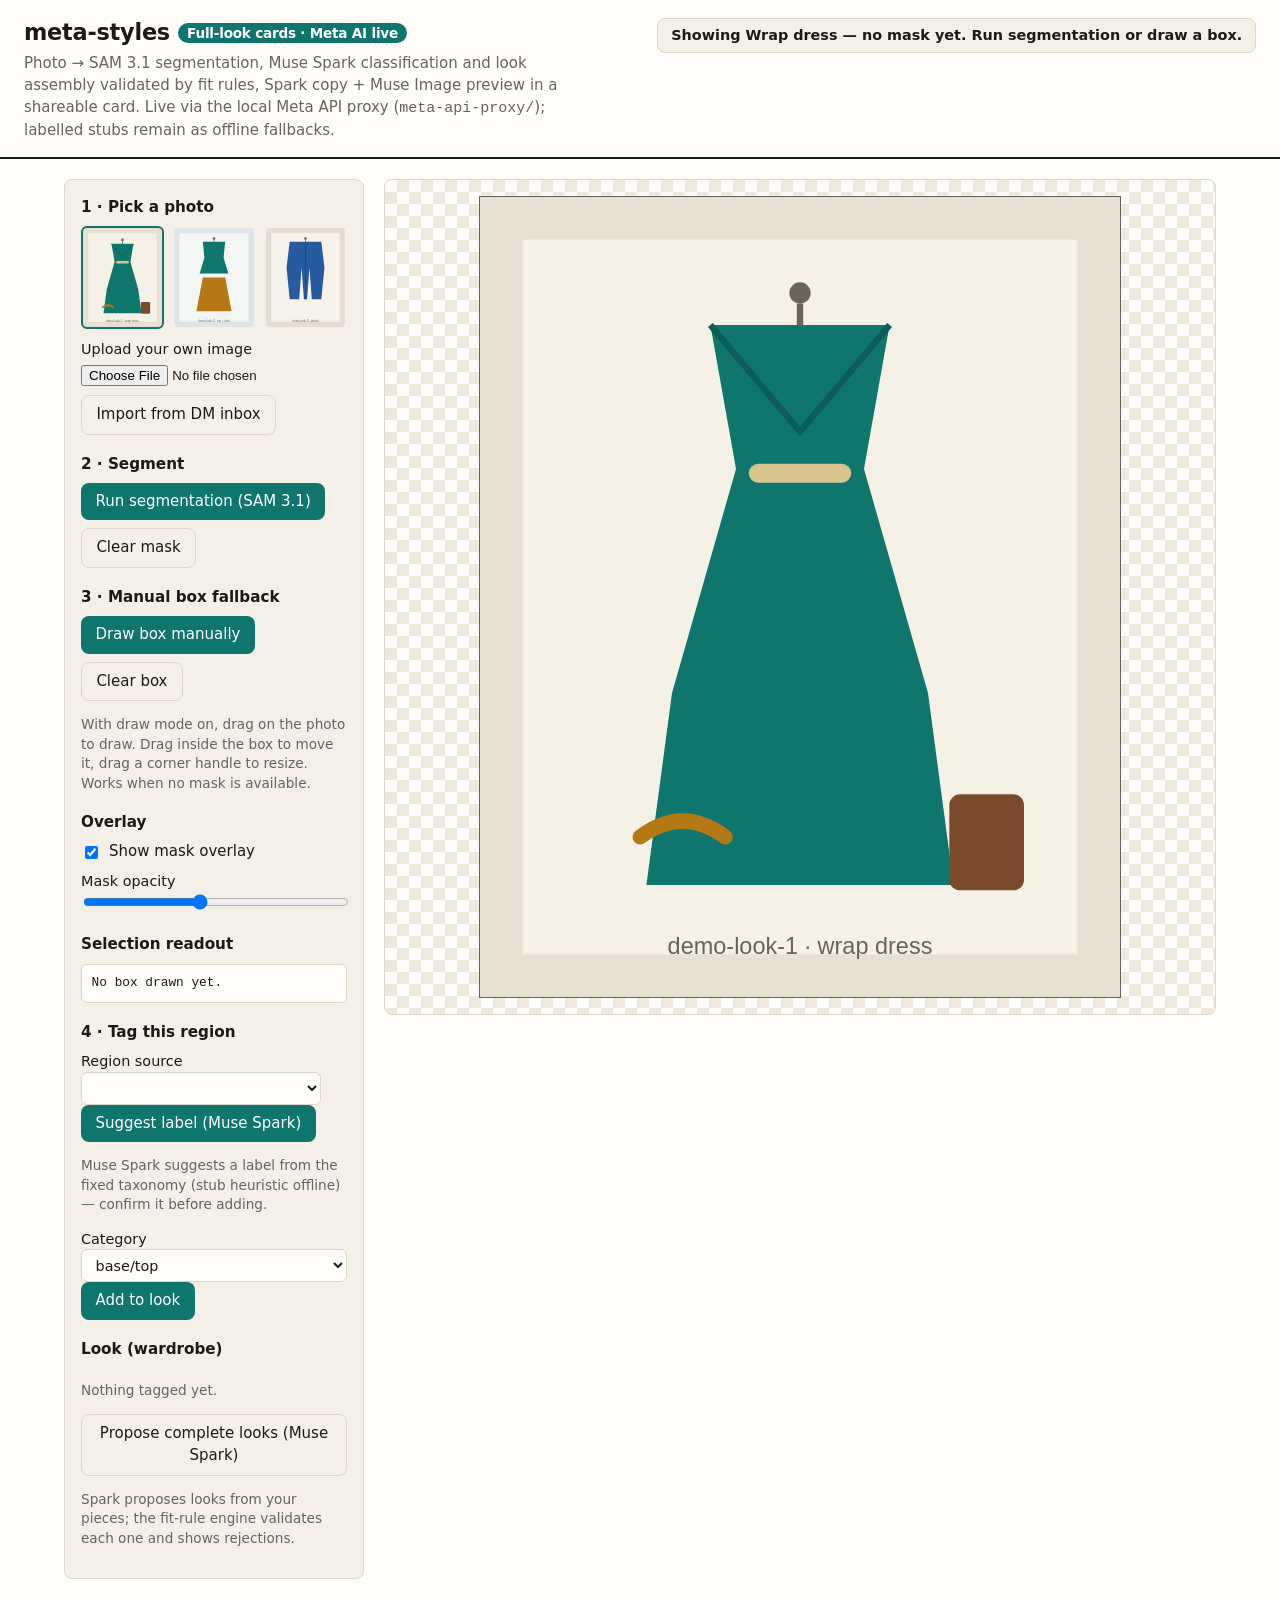
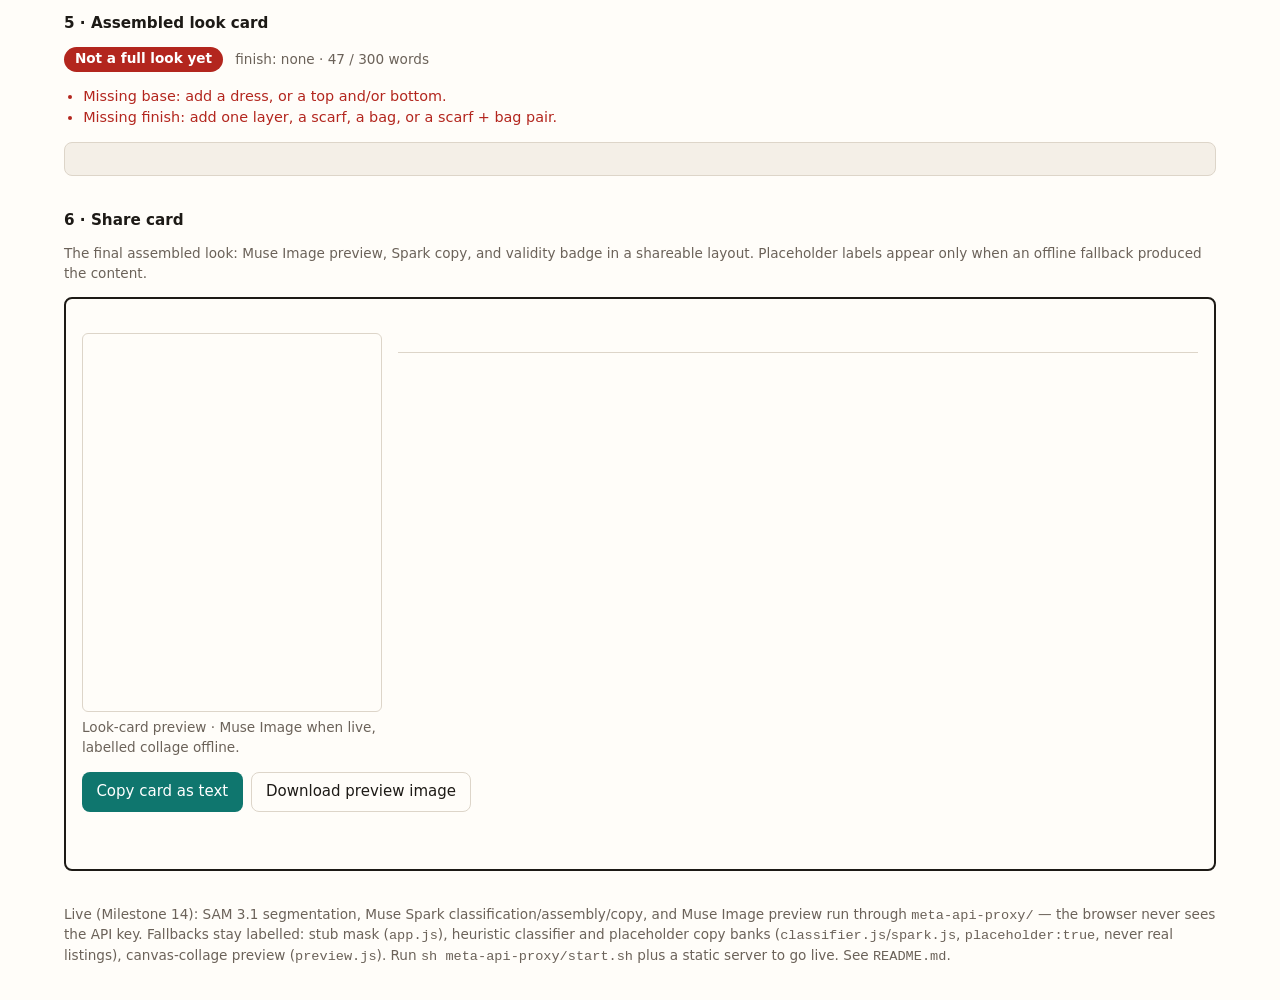
<file: app/index.html>
<!DOCTYPE html>
<html lang="en">
<head>
<meta charset="utf-8">
<meta name="viewport" content="width=device-width, initial-scale=1">
<title>meta-styles · Full-look cards (Meta AI live)</title>
<link rel="stylesheet" href="styles.css">
</head>
<body>
<header class="topbar">
  <div>
    <h1>meta-styles <span class="milestone">Full-look cards · Meta AI live</span></h1>
    <p class="sub">Photo &rarr; SAM 3.1 segmentation, Muse Spark classification and look assembly validated by fit rules, Spark copy + Muse Image preview in a shareable card. Live via the local Meta API proxy (<code>meta-api-proxy/</code>); labelled stubs remain as offline fallbacks.</p>
  </div>
  <p id="status" class="status" role="status" aria-live="polite">Loading&hellip;</p>
</header>

<main class="layout">
  <section class="panel" aria-label="Controls">
    <h2>1 · Pick a photo</h2>
    <div id="demoPicker" class="thumbs" role="group" aria-label="Demo photos"></div>
    <label class="upload">
      <span>Upload your own image</span>
      <input type="file" id="fileInput" accept="image/*">
    </label>

    <div class="inbox">
      <button type="button" id="inboxToggleBtn" class="ghost" aria-expanded="false">Import from DM inbox</button>
      <div id="inboxPanel" hidden>
        <p class="hint">Synthetic demo fixtures (<code>inbox-fixtures/shares.jsonl</code>) — not real DMs, not a live webhook. Pick one to load it into the viewer below.</p>
        <p class="hint" id="inboxStatus" role="status" aria-live="polite"></p>
        <div id="inboxList" class="wardrobe"></div>
      </div>
    </div>

    <h2>2 · Segment</h2>
    <div class="row">
      <button type="button" id="segmentBtn">Run segmentation (SAM 3.1)</button>
      <button type="button" id="clearMaskBtn" class="ghost">Clear mask</button>
    </div>

    <h2>3 · Manual box fallback</h2>
    <div class="row">
      <button type="button" id="drawBtn" aria-pressed="false">Draw box manually</button>
      <button type="button" id="clearBoxBtn" class="ghost">Clear box</button>
    </div>
    <p class="hint">With draw mode on, drag on the photo to draw. Drag inside the box to move it, drag a corner handle to resize. Works when no mask is available.</p>

    <h2>Overlay</h2>
    <label class="check"><input type="checkbox" id="maskToggle" checked> Show mask overlay</label>
    <label class="slider">Mask opacity
      <input type="range" id="opacity" min="10" max="90" value="45">
    </label>

    <h2>Selection readout</h2>
    <pre id="readout" class="readout">No box drawn yet.</pre>

    <h2>4 · Tag this region</h2>
    <label class="slider">Region source
      <select id="regionSource"></select>
    </label>
    <div class="row">
      <button type="button" id="suggestBtn">Suggest label (Muse Spark)</button>
    </div>
    <p class="hint" id="suggestHint">Muse Spark suggests a label from the fixed taxonomy (stub heuristic offline) — confirm it before adding.</p>
    <label class="slider">Category
      <select id="categorySelect">
        <option value="base/top">base/top</option>
        <option value="base/bottom">base/bottom</option>
        <option value="dress">dress</option>
        <option value="layer/cardigan">layer/cardigan (incl. tie-blouses &amp; shrugs)</option>
        <option value="layer/blazer">layer/blazer</option>
        <option value="scarf">scarf</option>
        <option value="bag">bag</option>
        <option value="shoes">shoes (excluded — demos rejection)</option>
      </select>
    </label>
    <div class="row">
      <button type="button" id="addBtn">Add to look</button>
    </div>

    <h2>Look (wardrobe)</h2>
    <div id="wardrobe" class="wardrobe"></div>
    <div class="row">
      <button type="button" id="assembleBtn" class="ghost">Propose complete looks (Muse Spark)</button>
    </div>
    <p class="hint" id="assembleHint">Spark proposes looks from your pieces; the fit-rule engine validates each one and shows rejections.</p>
  </section>

  <section class="stage" aria-label="Photo canvas">
    <canvas id="canvas"></canvas>
  </section>
</main>

<section class="cardwrap" aria-label="Assembled look card">
  <h2>5 · Assembled look card</h2>
  <div id="validity" class="validity"><p class="hint">Tag regions above and add them to your look — the card assembles here with a validity check.</p></div>
  <article id="lookCard" class="lookcard" hidden></article>
</section>

<section class="cardwrap" aria-label="Share card">
  <h2>6 · Share card</h2>
  <p class="hint">The final assembled look: Muse Image preview, Spark copy, and validity badge in a shareable layout. Placeholder labels appear only when an offline fallback produced the content.</p>
  <article id="shareCard" class="sharecard" hidden>
    <div class="share-head">
      <div>
        <h3 id="shareTitle"></h3>
        <p class="hint" id="shareMeta"></p>
      </div>
      <span id="shareBadge"></span>
    </div>
    <div class="share-body">
      <figure class="share-fig">
        <canvas id="previewCanvas" width="600" height="760"></canvas>
        <figcaption class="hint">Look-card preview · Muse Image when live, labelled collage offline.</figcaption>
      </figure>
      <div class="share-copy">
        <div id="sharePieces"></div>
        <p class="lookstory" id="shareStory"></p>
        <p class="fitnote" id="shareFit"></p>
        <p class="hint" id="shareStubNote"></p>
      </div>
    </div>
    <div class="row">
      <button type="button" id="copyCardBtn">Copy card as text</button>
      <button type="button" id="downloadCardBtn" class="ghost">Download preview image</button>
    </div>
    <p class="hint" id="shareActionHint" role="status" aria-live="polite"></p>
  </article>
</section>

<footer class="foot">
  <p>Live (Milestone 14): SAM 3.1 segmentation, Muse Spark classification/assembly/copy, and Muse Image preview run through <code>meta-api-proxy/</code> — the browser never sees the API key. Fallbacks stay labelled: stub mask (<code>app.js</code>), heuristic classifier and placeholder copy banks (<code>classifier.js</code>/<code>spark.js</code>, <code>placeholder:true</code>, never real listings), canvas-collage preview (<code>preview.js</code>). Run <code>sh meta-api-proxy/start.sh</code> plus a static server to go live. See <code>README.md</code>.</p>
</footer>

<script src="classifier.js"></script>
<script src="assembler.js"></script>
<script src="spark.js"></script>
<script src="preview.js"></script>
<script src="meta-client.js"></script>
<script src="interpret.js"></script>
<script src="app.js"></script>
<script src="inbox-bridge.js"></script>
</body>
</html>
</file>
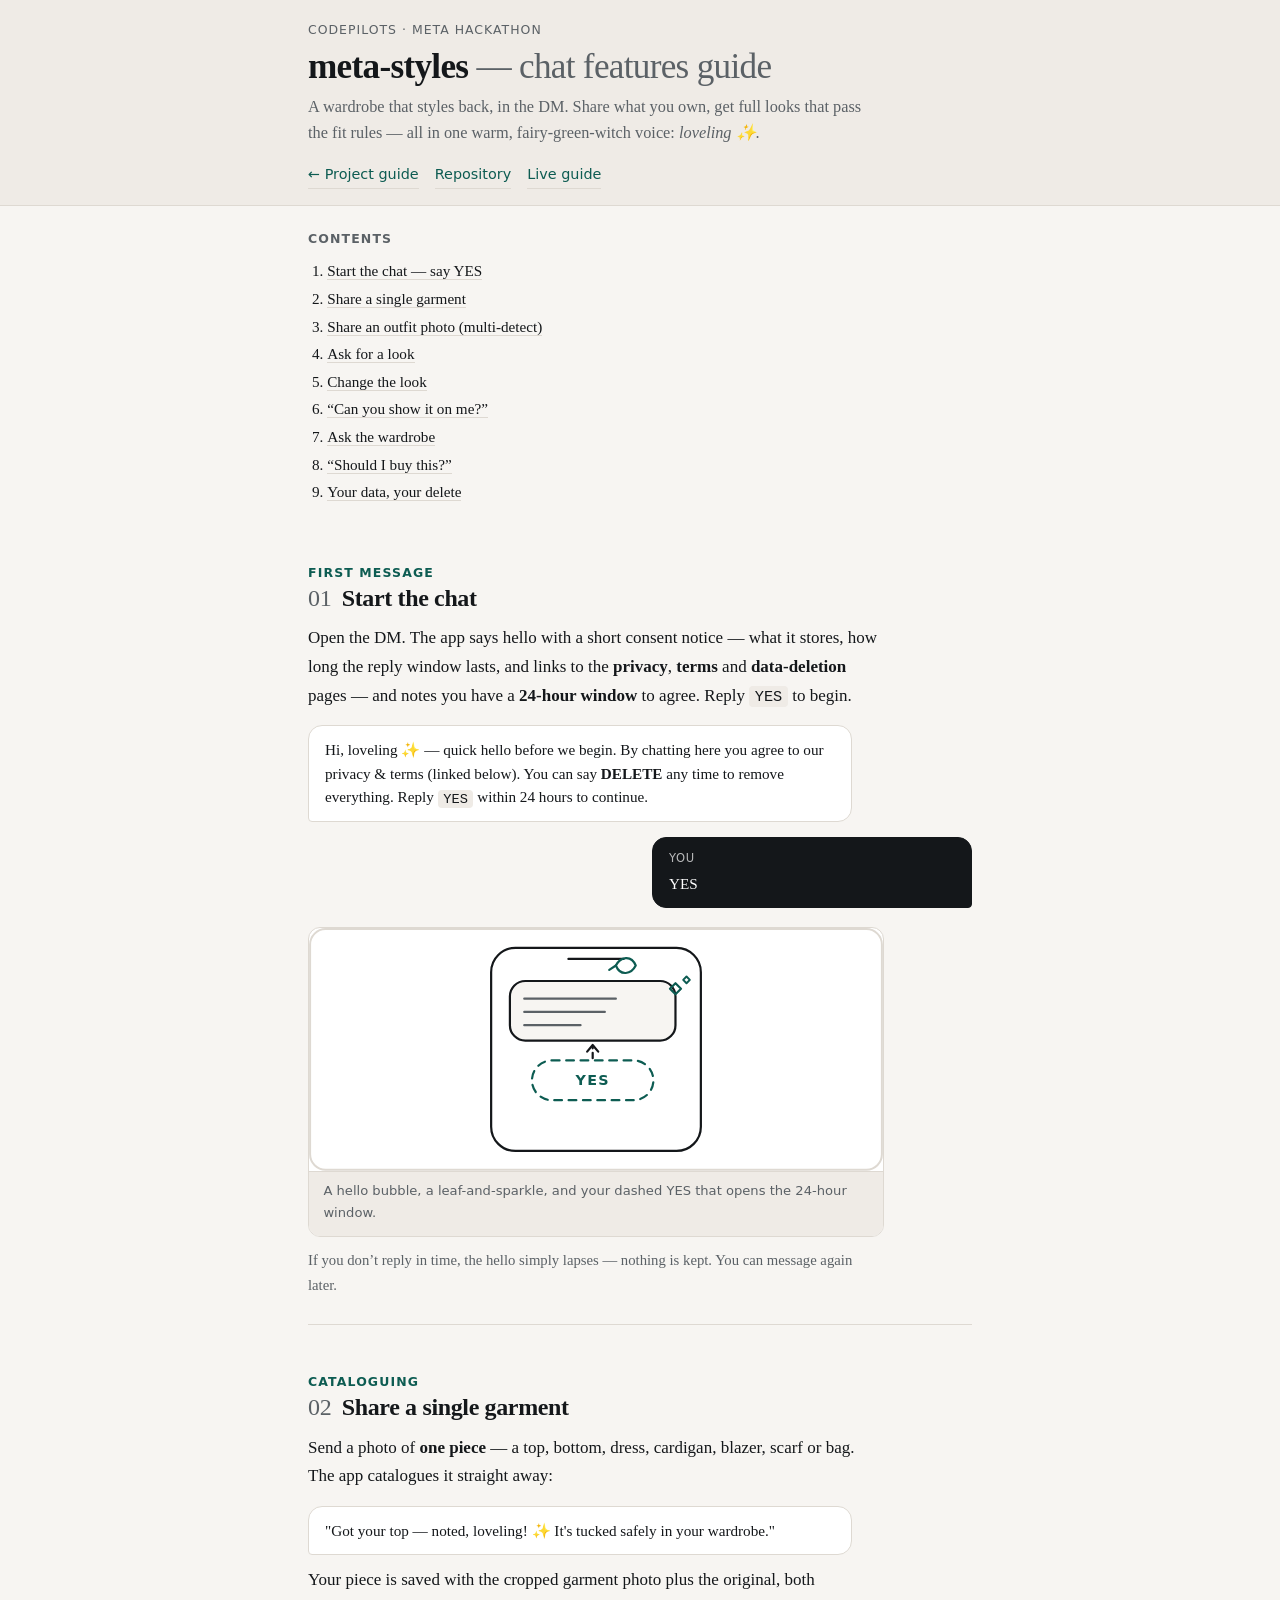
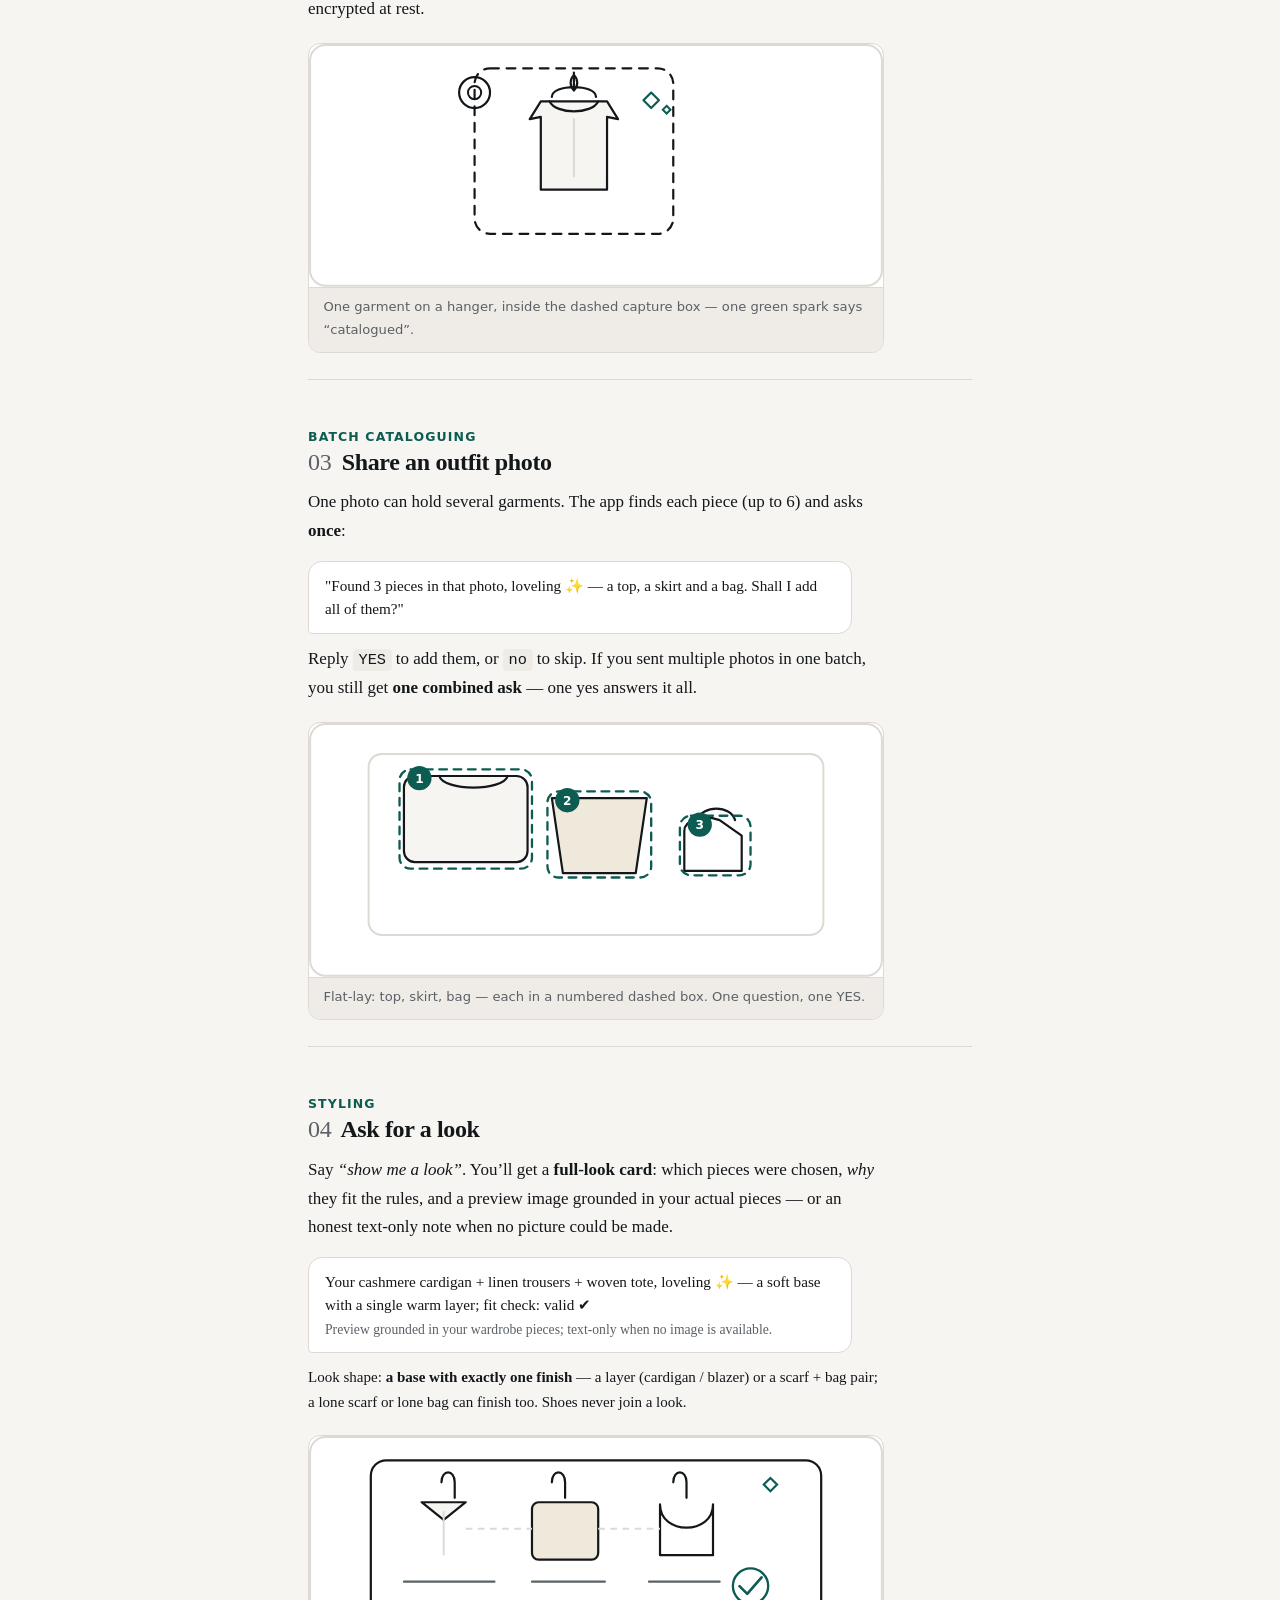
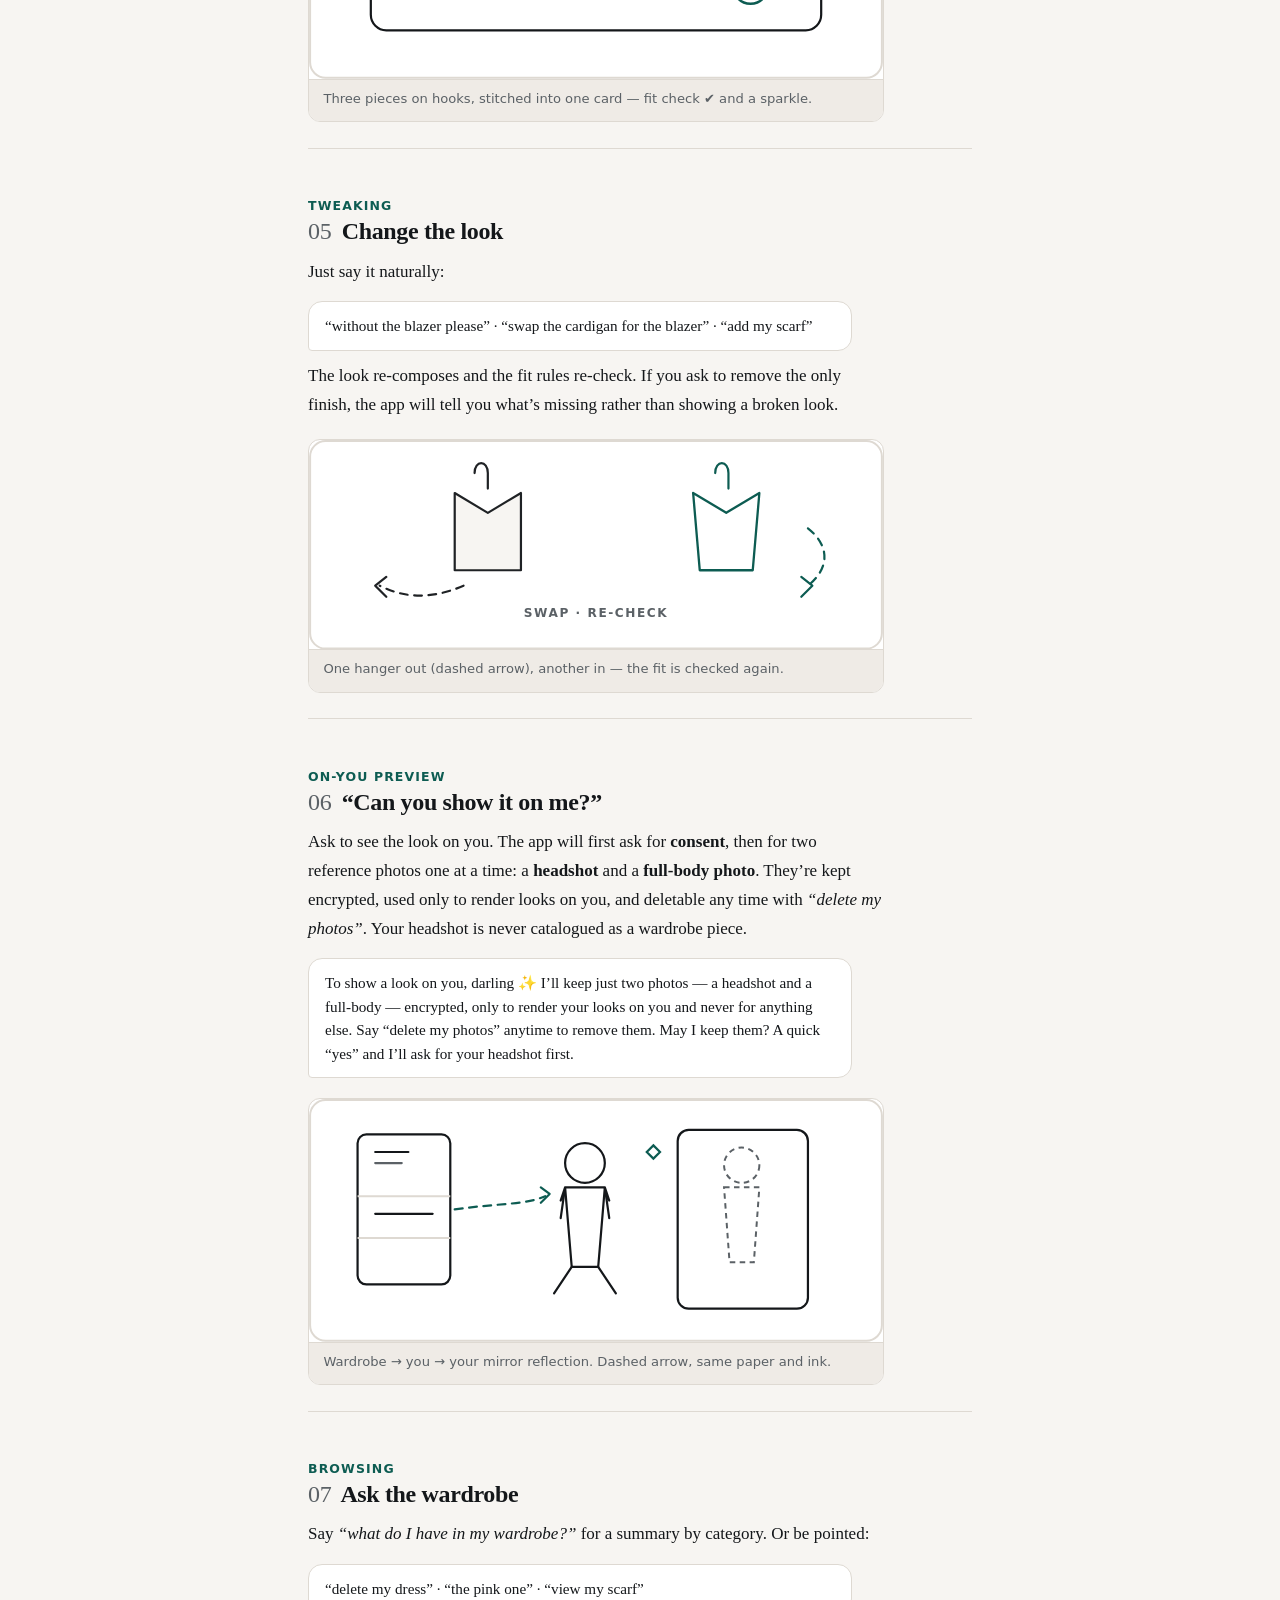
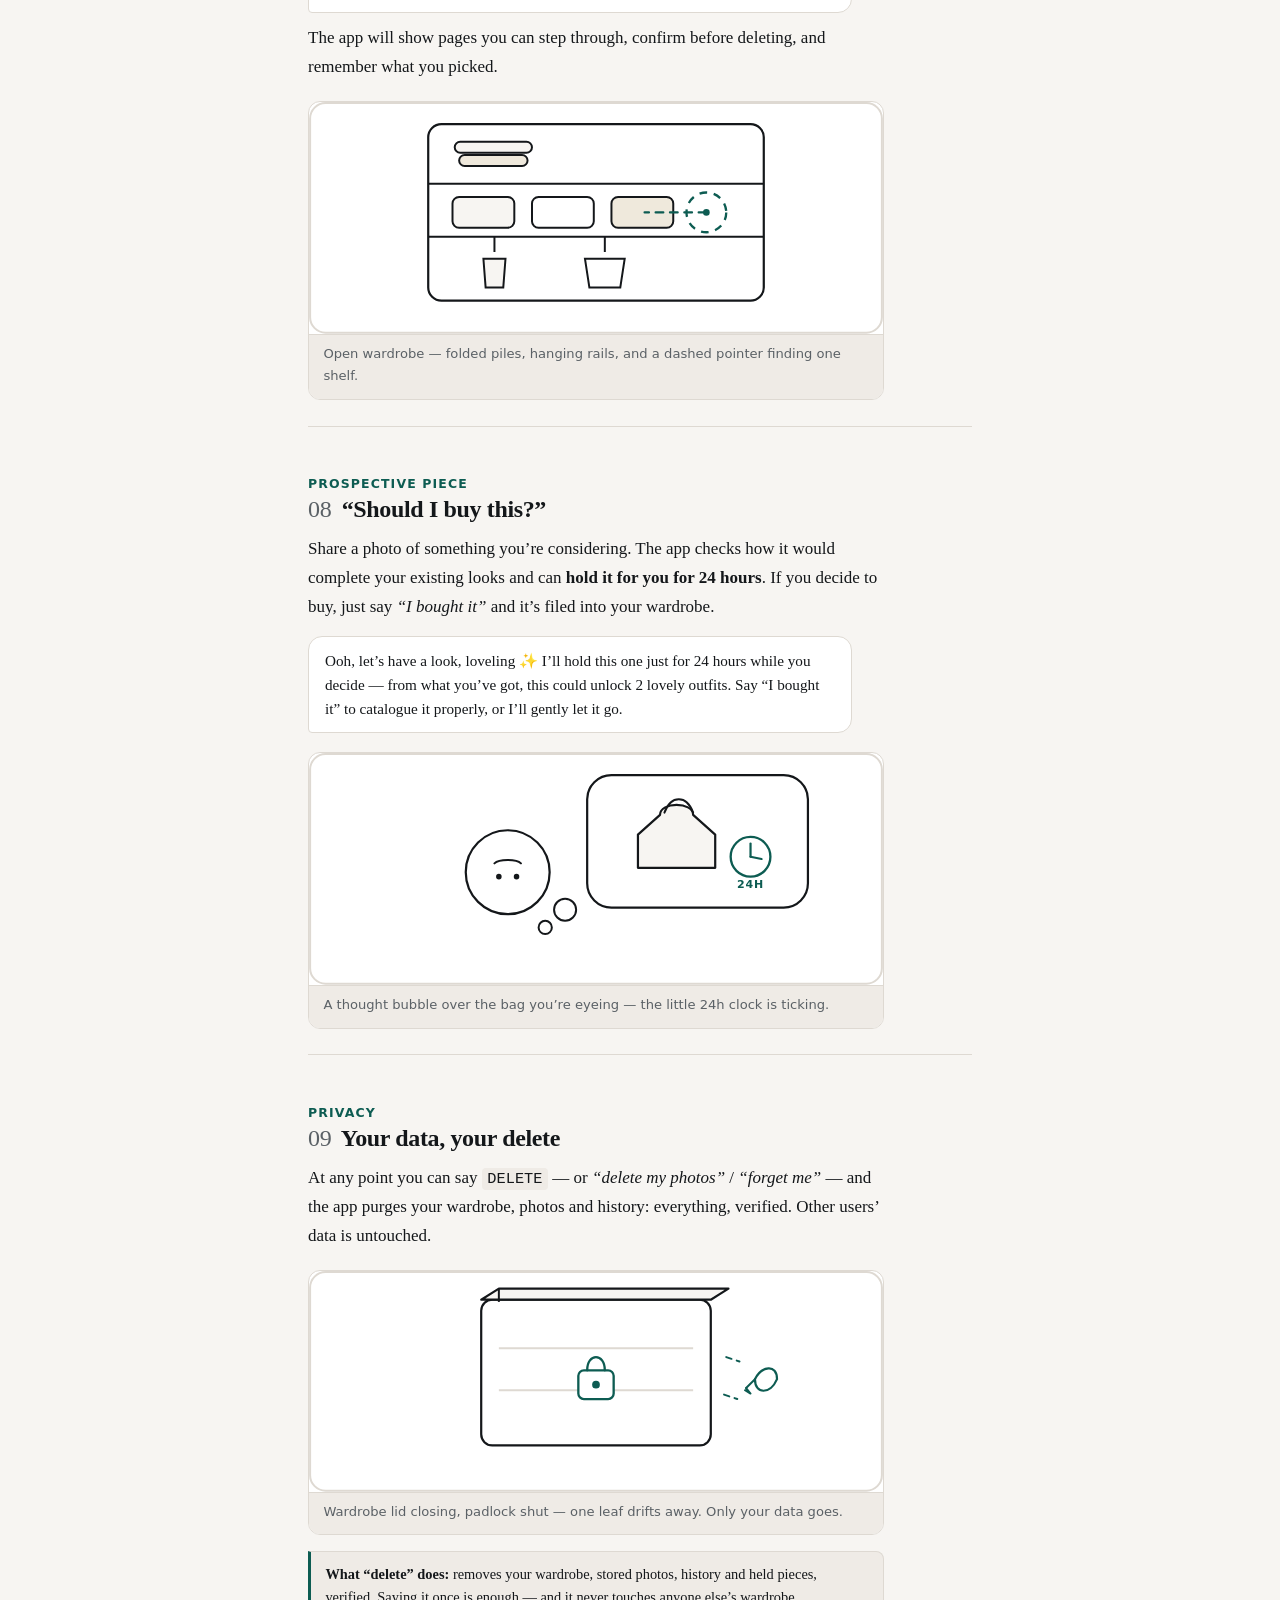
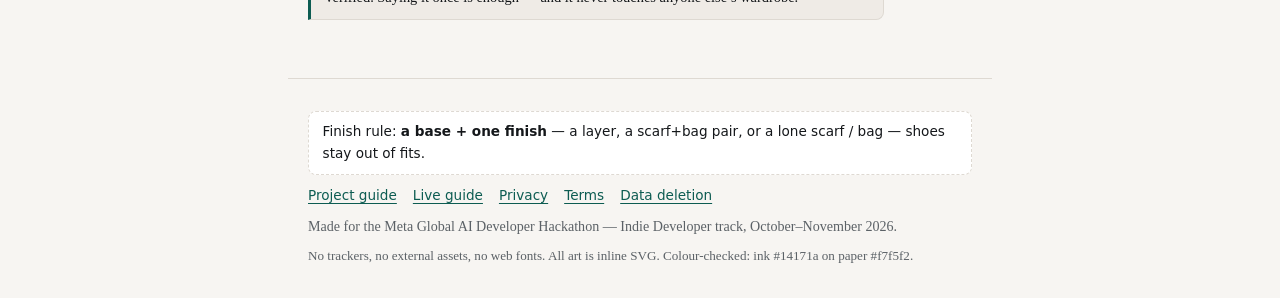
<file: site/chat-guide.html>
<!DOCTYPE html>
<html lang="en-GB">
<head>
<meta charset="utf-8">
<meta name="viewport" content="width=device-width, initial-scale=1">
<meta name="description" content="meta-styles chat features guide — step through the DM: consent, cataloguing, looks, re-styling, on-you preview, wardrobe, purchase checks and deletion.">
<title>meta-styles — chat features guide</title>
<style>
  :root{color-scheme:light;--paper:#f7f5f2;--ink:#14171a;--muted:#5b6166;--rule:#ded9d2;--accent:#0d5c52;--paper2:#efebe6}
  *{box-sizing:border-box}
  html{scroll-behavior:smooth}
  body{margin:0;font-family:Georgia,"Times New Roman",serif;line-height:1.7;color:var(--ink);background:var(--paper);font-size:17px;-webkit-font-smoothing:antialiased}
  a{color:var(--accent);text-underline-offset:3px;text-decoration-thickness:1.3px}
  a:hover{color:#0a4a42}
  a:focus-visible{outline:2px solid var(--accent);outline-offset:3px}
  .skip{position:absolute;left:-9999px;top:0;background:var(--ink);color:#fff;padding:.5rem 1rem;font-family:system-ui,sans-serif;font-size:.9rem;z-index:99}
  .skip:focus{left:0}
  /* header */
  .site-head{border-bottom:1px solid var(--rule);background:var(--paper2)}
  .site-head-inner{max-width:44rem;margin:0 auto;padding:1.2rem 1.25rem 1rem}
  .eyebrow{font-family:system-ui,sans-serif;font-size:.78rem;letter-spacing:.08em;text-transform:uppercase;color:var(--muted);margin:0 0 .35rem}
  .site-head h1{font-size:2rem;line-height:1.18;margin:0 0 .4rem;font-weight:700;letter-spacing:-.02em}
  .site-head h1 span{font-weight:400;color:var(--muted)}
  .lede{max-width:36rem;color:var(--muted);margin:.35rem 0 0;font-size:1.02rem;line-height:1.6}
  .top-nav{margin-top:1rem;display:flex;flex-wrap:wrap;gap:.35rem 1rem;font-family:system-ui,sans-serif;font-size:.9rem}
  .top-nav a{text-decoration:none;border-bottom:1px solid var(--rule);padding-bottom:1px}
  /* toc */
  .toc{max-width:44rem;margin:0 auto;padding:1.4rem 1.25rem 0}
  .toc h2{font-size:.78rem;letter-spacing:.09em;text-transform:uppercase;color:var(--muted);margin:0 0 .7rem;font-family:system-ui,sans-serif;font-weight:600}
  .toc ol{margin:0;padding:0 0 0 1.2rem}
  .toc li{margin:.3rem 0;font-size:.95rem;line-height:1.5}
  .toc a{text-decoration:none;color:var(--ink);border-bottom:1px solid var(--rule)}
  .toc a:hover{color:var(--accent);border-color:var(--accent)}
  /* main */
  main{max-width:44rem;margin:0 auto;padding:1rem 1.25rem 0}
  section.guide-step{padding:2.2rem 0 1.6rem;border-top:1px solid var(--rule)}
  section.guide-step:first-of-type{border-top:none;padding-top:1.6rem}
  .kicker{font-family:system-ui,sans-serif;font-size:.78rem;letter-spacing:.09em;text-transform:uppercase;color:var(--accent);font-weight:600;margin:0 0 .35rem}
  .guide-step h2{font-size:1.45rem;line-height:1.25;margin:0 0 .2rem;letter-spacing:-.015em}
  .guide-step h2 .num{color:var(--muted);font-weight:400;margin-right:.3rem}
  .guide-step p{margin:.7rem 0 0;max-width:36rem}
  .muted{color:var(--muted)}
  .chat-bubble{margin:.9rem 0 0;max-width:34rem;background:#fff;border:1px solid var(--rule);border-radius:14px;border-bottom-left-radius:4px;padding:.75rem 1rem;font-size:.95rem;line-height:1.55}
  .chat-bubble.user{margin-left:auto;border-radius:14px;border-bottom-right-radius:4px;background:var(--ink);color:#fff;border-color:var(--ink);max-width:20rem}
  .chat-bubble .label{font-family:system-ui,sans-serif;font-size:.72rem;letter-spacing:.06em;text-transform:uppercase;color:var(--muted);margin-bottom:.25rem}
  .chat-bubble.user .label{color:rgba(255,255,255,.7)}
  /* illustration frame */
  .illu-wrap{margin:1.2rem 0 0;border:1px solid var(--rule);border-radius:12px;background:#fff;overflow:hidden;max-width:36rem}
  .illu-wrap svg{display:block;width:100%;height:auto}
  .illu-cap{font-family:system-ui,sans-serif;font-size:.82rem;color:var(--muted);padding:.5rem .9rem .7rem;border-top:1px solid var(--rule);background:var(--paper2)}
  /* details */
  .tip{margin:1rem 0 0;max-width:36rem;background:var(--paper2);border:1px solid var(--rule);border-left:3px solid var(--accent);border-radius:0 8px 8px 0;padding:.7rem .9rem;font-size:.9rem;line-height:1.55}
  .tip strong{color:var(--ink)}
  /* footer */
  .site-foot{max-width:44rem;margin:2rem auto 0;padding:1.2rem 1.25rem 2rem;border-top:1px solid var(--rule);font-size:.88rem;line-height:1.6;color:var(--muted)}
  .site-foot p{margin:.5rem 0 0}
  .cheat{font-family:system-ui,sans-serif;font-size:.85rem;background:#fff;border:1px dashed var(--rule);border-radius:8px;padding:.6rem .85rem;color:var(--ink);margin-top:.8rem}
  .foot-links{display:flex;flex-wrap:wrap;gap:.4rem 1rem;font-family:system-ui,sans-serif;font-size:.85rem;margin-top:.6rem}
  code{font-family:ui-monospace,Consolas,monospace;background:var(--paper2);padding:.1rem .35rem;border-radius:.25rem;font-size:.9em}
  @media(min-width:46rem){
    .site-head h1{font-size:2.2rem}
    .guide-step h2{font-size:1.5rem}
  }
</style>
</head>
<body>
<a class="skip" href="#main">Skip to content</a>

<header class="site-head">
  <div class="site-head-inner">
    <p class="eyebrow">CodePilots · Meta hackathon</p>
    <h1>meta-styles <span>— chat features guide</span></h1>
    <p class="lede">A wardrobe that styles back, in the DM. Share what you own, get full looks that pass the fit rules — all in one warm, fairy-green-witch voice: <em>loveling ✨</em>.</p>
    <nav class="top-nav" aria-label="Site">
      <a href="guide.html">← Project guide</a>
      <a href="https://github.com/codepilots/meta-styles">Repository</a>
      <a href="https://codepilots.github.io/meta-styles/guide.html">Live guide</a>
    </nav>
  </div>
</header>

<nav class="toc" aria-label="On this page">
  <h2>Contents</h2>
  <ol>
    <li><a href="#start">Start the chat — say YES</a></li>
    <li><a href="#single">Share a single garment</a></li>
    <li><a href="#outfit">Share an outfit photo (multi-detect)</a></li>
    <li><a href="#look">Ask for a look</a></li>
    <li><a href="#change">Change the look</a></li>
    <li><a href="#on-me">“Can you show it on me?”</a></li>
    <li><a href="#ask-wardrobe">Ask the wardrobe</a></li>
    <li><a href="#should-buy">“Should I buy this?”</a></li>
    <li><a href="#your-data">Your data, your delete</a></li>
  </ol>
</nav>

<main id="main">

<!-- 1 -->
<section class="guide-step" id="start" aria-labelledby="h-start">
  <p class="kicker">First message</p>
  <h2 id="h-start"><span class="num">01</span> Start the chat</h2>
  <p>Open the DM. The app says hello with a short consent notice — what it stores, how long the reply window lasts, and links to the <strong>privacy</strong>, <strong>terms</strong> and <strong>data-deletion</strong> pages — and notes you have a <strong>24-hour window</strong> to agree. Reply <code>YES</code> to begin.</p>
  <div class="chat-bubble" role="note" aria-label="App greeting">Hi, loveling ✨ — quick hello before we begin. By chatting here you agree to our privacy &amp; terms (linked below). You can say <strong>DELETE</strong> any time to remove everything. Reply <code>YES</code> within 24 hours to continue.</div>
  <div class="chat-bubble user"><div class="label">You</div>YES</div>

  <div class="illu-wrap" aria-hidden="true">
  <svg viewBox="0 0 520 220" xmlns="http://www.w3.org/2000/svg" role="img">
    <title>Phone with greeting and YES reply</title>
    <rect x="1" y="1" width="518" height="218" rx="14" fill="none" stroke="#ded9d2" stroke-width="1.8"/>
    <!-- phone -->
    <rect x="165" y="18" width="190" height="184" rx="22" fill="#fff" stroke="#14171a" stroke-width="2" stroke-linecap="round" stroke-linejoin="round"/>
    <line x1="235" y1="28" x2="285" y2="28" stroke="#14171a" stroke-width="2" stroke-linecap="round"/>
    <!-- greeting bubble -->
    <rect x="182" y="48" width="150" height="54" rx="14" fill="#f7f5f2" stroke="#14171a" stroke-width="2" stroke-linecap="round" stroke-linejoin="round"/>
    <line x1="195" y1="64" x2="278" y2="64" stroke="#5b6166" stroke-width="2" stroke-linecap="round"/>
    <line x1="195" y1="76" x2="268" y2="76" stroke="#5b6166" stroke-width="2" stroke-linecap="round"/>
    <line x1="195" y1="88" x2="246" y2="88" stroke="#5b6166" stroke-width="2" stroke-linecap="round"/>
    <!-- sparkle + leaf above -->
    <path d="M332 50 l5 5 l-5 5 l-5 -5 Z" fill="none" stroke="#0d5c52" stroke-width="2" stroke-linecap="round" stroke-linejoin="round"/>
    <path d="M342 44 l3 3 l-3 3 l-3 -3 Z" fill="none" stroke="#0d5c52" stroke-width="1.8" stroke-linecap="round" stroke-linejoin="round"/>
    <path d="M278 34 C282 26 292 24 296 34 C292 42 282 44 278 34" fill="none" stroke="#0d5c52" stroke-width="2" stroke-linecap="round" stroke-linejoin="round"/>
    <line x1="278" y1="34" x2="272" y2="38" stroke="#0d5c52" stroke-width="2" stroke-linecap="round"/>
    <!-- dashed YES bubble (user) -->
    <rect x="202" y="120" width="110" height="36" rx="18" fill="#fff" stroke="#0d5c52" stroke-width="2" stroke-linecap="round" stroke-linejoin="round" stroke-dasharray="7 6"/>
    <text x="257" y="142" text-anchor="middle" font-family="system-ui,sans-serif" font-size="13" font-weight="700" letter-spacing="1.2" fill="#0d5c52">YES</text>
    <!-- arrow -->
    <path d="M257 118 L257 108" stroke="#14171a" stroke-width="2" stroke-linecap="round" stroke-dasharray="5 4"/>
    <path d="M252 112 L257 106 L262 112" fill="none" stroke="#14171a" stroke-width="2" stroke-linecap="round" stroke-linejoin="round"/>
  </svg>
  <div class="illu-cap">A hello bubble, a leaf-and-sparkle, and your dashed YES that opens the 24-hour window.</div>
  </div>
  <p class="muted" style="font-size:.92rem">If you don’t reply in time, the hello simply lapses — nothing is kept. You can message again later.</p>
</section>

<!-- 2 -->
<section class="guide-step" id="single" aria-labelledby="h-single">
  <p class="kicker">Cataloguing</p>
  <h2 id="h-single"><span class="num">02</span> Share a single garment</h2>
  <p>Send a photo of <strong>one piece</strong> — a top, bottom, dress, cardigan, blazer, scarf or bag. The app catalogues it straight away:</p>
  <div class="chat-bubble" role="note" aria-label="App reply">"Got your top — noted, loveling! ✨ It's tucked safely in your wardrobe."</div>
  <p>Your piece is saved with the cropped garment photo plus the original, both encrypted at rest.</p>

  <div class="illu-wrap" aria-hidden="true">
  <svg viewBox="0 0 520 220" xmlns="http://www.w3.org/2000/svg" role="img">
    <title>Single garment in capture frame</title>
    <rect x="1" y="1" width="518" height="218" rx="14" fill="none" stroke="#ded9d2" stroke-width="1.8"/>
    <!-- dashed capture box -->
    <rect x="150" y="22" width="180" height="150" rx="14" fill="#fff" stroke="#14171a" stroke-width="2" stroke-linecap="round" stroke-linejoin="round" stroke-dasharray="8 7"/>
    <!-- hanger -->
    <path d="M240 26 L240 42" stroke="#14171a" stroke-width="2" stroke-linecap="round"/>
    <path d="M220 48 C220 36 260 36 260 48" fill="none" stroke="#14171a" stroke-width="2" stroke-linecap="round" stroke-linejoin="round"/>
    <path d="M240 42 C236 38 236 32 240 28 C244 32 244 38 240 42" fill="none" stroke="#14171a" stroke-width="2" stroke-linecap="round" stroke-linejoin="round"/>
    <!-- garment: simple top -->
    <path d="M210 52 L200 68 L210 66 L210 132 L270 132 L270 66 L280 68 L270 52 Z" fill="#f7f5f2" stroke="#14171a" stroke-width="2" stroke-linecap="round" stroke-linejoin="round"/>
    <path d="M218 52 C224 64 256 64 262 52" fill="none" stroke="#14171a" stroke-width="2" stroke-linecap="round" stroke-linejoin="round"/>
    <!-- fold line -->
    <path d="M240 68 L240 120" stroke="#ded9d2" stroke-width="1.8" stroke-linecap="round"/>
    <!-- spark -->
    <path d="M310 44 l7 7 l-7 7 l-7 -7 Z" fill="none" stroke="#0d5c52" stroke-width="2" stroke-linecap="round" stroke-linejoin="round"/>
    <path d="M324 56 l3.5 3.5 l-3.5 3.5 l-3.5 -3.5 Z" fill="none" stroke="#0d5c52" stroke-width="1.8" stroke-linecap="round"/>
    <!-- camera cue -->
    <circle cx="150" cy="44" r="14" fill="none" stroke="#14171a" stroke-width="2"/>
    <circle cx="150" cy="44" r="6" fill="none" stroke="#14171a" stroke-width="1.8"/>
  </svg>
  <div class="illu-cap">One garment on a hanger, inside the dashed capture box — one green spark says “catalogued”.</div>
  </div>
</section>

<!-- 3 -->
<section class="guide-step" id="outfit" aria-labelledby="h-outfit">
  <p class="kicker">Batch cataloguing</p>
  <h2 id="h-outfit"><span class="num">03</span> Share an outfit photo</h2>
  <p>One photo can hold several garments. The app finds each piece (up to 6) and asks <strong>once</strong>:</p>
  <div class="chat-bubble" role="note" aria-label="App ask">"Found 3 pieces in that photo, loveling ✨ — a top, a skirt and a bag. Shall I add all of them?"</div>
  <p>Reply <code>YES</code> to add them, or <code>no</code> to skip. If you sent multiple photos in one batch, you still get <strong>one combined ask</strong> — one yes answers it all.</p>

  <div class="illu-wrap" aria-hidden="true">
  <svg viewBox="0 0 520 230" xmlns="http://www.w3.org/2000/svg" role="img">
    <title>Flat-lay with numbered dashed boxes</title>
    <rect x="1" y="1" width="518" height="228" rx="14" fill="none" stroke="#ded9d2" stroke-width="1.8"/>
    <!-- flat surface -->
    <rect x="54" y="28" width="412" height="164" rx="12" fill="#fff" stroke="#ded9d2" stroke-width="1.8"/>
    <!-- top -->
    <rect x="86" y="48" width="112" height="78" rx="10" fill="#f7f5f2" stroke="#14171a" stroke-width="2" stroke-linecap="round" stroke-linejoin="round"/>
    <path d="M118 48 C122 62 176 62 180 48" fill="none" stroke="#14171a" stroke-width="2" stroke-linecap="round"/>
    <!-- skirt -->
    <path d="M220 68 L306 68 L296 136 L230 136 Z" fill="#efe9dc" stroke="#14171a" stroke-width="2" stroke-linecap="round" stroke-linejoin="round"/>
    <!-- bag -->
    <path d="M340 98 C340 88 356 82 372 88 L392 102 L392 134 L340 134 Z" fill="none" stroke="#14171a" stroke-width="2" stroke-linecap="round" stroke-linejoin="round"/>
    <path d="M352 88 C356 74 382 74 386 88" fill="none" stroke="#14171a" stroke-width="2" stroke-linecap="round"/>
    <!-- dashed numbered boxes -->
    <rect x="82" y="42" width="120" height="90" rx="10" fill="none" stroke="#0d5c52" stroke-width="2.1" stroke-linecap="round" stroke-dasharray="7 6"/>
    <rect x="216" y="62" width="94" height="78" rx="10" fill="none" stroke="#0d5c52" stroke-width="2.1" stroke-linecap="round" stroke-dasharray="7 6"/>
    <rect x="336" y="84" width="64" height="54" rx="10" fill="none" stroke="#0d5c52" stroke-width="2.1" stroke-linecap="round" stroke-dasharray="7 6"/>
    <!-- numbers -->
    <circle cx="100" cy="50" r="11" fill="#0d5c52"/><text x="100" y="54" text-anchor="middle" font-family="system-ui,sans-serif" font-size="11" font-weight="700" fill="#fff">1</text>
    <circle cx="234" cy="70" r="11" fill="#0d5c52"/><text x="234" y="74" text-anchor="middle" font-family="system-ui,sans-serif" font-size="11" font-weight="700" fill="#fff">2</text>
    <circle cx="354" cy="92" r="11" fill="#0d5c52"/><text x="354" y="96" text-anchor="middle" font-family="system-ui,sans-serif" font-size="11" font-weight="700" fill="#fff">3</text>
  </svg>
  <div class="illu-cap">Flat-lay: top, skirt, bag — each in a numbered dashed box. One question, one YES.</div>
  </div>
</section>

<!-- 4 -->
<section class="guide-step" id="look" aria-labelledby="h-look">
  <p class="kicker">Styling</p>
  <h2 id="h-look"><span class="num">04</span> Ask for a look</h2>
  <p>Say <em>“show me a look”</em>. You’ll get a <strong>full-look card</strong>: which pieces were chosen, <em>why</em> they fit the rules, and a preview image grounded in your actual pieces — or an honest text-only note when no picture could be made.</p>
  <div class="chat-bubble" role="note" aria-label="Look card">Your cashmere cardigan + linen trousers + woven tote, loveling ✨ — a soft base with a single warm layer; fit check: valid ✔<br><span class="muted" style="font-size:.9em">Preview grounded in your wardrobe pieces; text-only when no image is available.</span></div>
  <p style="font-size:.94rem">Look shape: <strong>a base with exactly one finish</strong> — a layer (cardigan / blazer) or a scarf + bag pair; a lone scarf or lone bag can finish too. Shoes never join a look.</p>

  <div class="illu-wrap" aria-hidden="true">
  <svg viewBox="0 0 520 220" xmlns="http://www.w3.org/2000/svg" role="img">
    <title>Look card sketch with three hooks and fit tick</title>
    <rect x="1" y="1" width="518" height="218" rx="14" fill="none" stroke="#ded9d2" stroke-width="1.8"/>
    <!-- card -->
    <rect x="56" y="22" width="408" height="154" rx="14" fill="#fff" stroke="#14171a" stroke-width="2" stroke-linecap="round" stroke-linejoin="round"/>
    <!-- hook 1 -->
    <path d="M120 42 C120 30 132 30 132 42 L132 56" fill="none" stroke="#14171a" stroke-width="2" stroke-linecap="round"/>
    <path d="M102 60 L122 76 L142 60 Z" fill="#f7f5f2" stroke="#14171a" stroke-width="2" stroke-linecap="round" stroke-linejoin="round"/>
    <line x1="122" y1="68" x2="122" y2="108" stroke="#ded9d2" stroke-width="1.8"/>
    <!-- hook 2 -->
    <path d="M220 42 C220 30 232 30 232 42 L232 56" fill="none" stroke="#14171a" stroke-width="2" stroke-linecap="round"/>
    <rect x="202" y="60" width="60" height="52" rx="6" fill="#efe9dc" stroke="#14171a" stroke-width="2"/>
    <!-- hook 3 -->
    <path d="M330 42 C330 30 342 30 342 42 L342 56" fill="none" stroke="#14171a" stroke-width="2" stroke-linecap="round"/>
    <path d="M318 62 C318 90 366 90 366 62 L366 108 L318 108 Z" fill="none" stroke="#14171a" stroke-width="2" stroke-linecap="round" stroke-linejoin="round"/>
    <!-- connector -->
    <line x1="142" y1="84" x2="202" y2="84" stroke="#ded9d2" stroke-width="1.8" stroke-dasharray="6 5"/>
    <line x1="262" y1="84" x2="318" y2="84" stroke="#ded9d2" stroke-width="1.8" stroke-dasharray="6 5"/>
    <!-- tick + sparkle -->
    <circle cx="400" cy="136" r="16" fill="none" stroke="#0d5c52" stroke-width="2.1"/>
    <path d="M390 136 L397 143 L410 128" fill="none" stroke="#0d5c52" stroke-width="2.4" stroke-linecap="round" stroke-linejoin="round"/>
    <path d="M418 38 l6 6 l-6 6 l-6 -6 Z" fill="none" stroke="#0d5c52" stroke-width="2" stroke-linecap="round"/>
    <!-- label row -->
    <line x1="86" y1="132" x2="168" y2="132" stroke="#5b6166" stroke-width="2" stroke-linecap="round"/>
    <line x1="202" y1="132" x2="268" y2="132" stroke="#5b6166" stroke-width="2" stroke-linecap="round"/>
    <line x1="308" y1="132" x2="372" y2="132" stroke="#5b6166" stroke-width="2" stroke-linecap="round"/>
  </svg>
  <div class="illu-cap">Three pieces on hooks, stitched into one card — fit check ✔ and a sparkle.</div>
  </div>
</section>

<!-- 5 -->
<section class="guide-step" id="change" aria-labelledby="h-change">
  <p class="kicker">Tweaking</p>
  <h2 id="h-change"><span class="num">05</span> Change the look</h2>
  <p>Just say it naturally:</p>
  <div class="chat-bubble" role="note" aria-label="Examples of change requests">“without the blazer please” · “swap the cardigan for the blazer” · “add my scarf”</div>
  <p>The look re-composes and the fit rules re-check. If you ask to remove the only finish, the app will tell you what’s missing rather than showing a broken look.</p>

  <div class="illu-wrap" aria-hidden="true">
  <svg viewBox="0 0 520 190" xmlns="http://www.w3.org/2000/svg" role="img">
    <title>Hanger swap with dashed arrows</title>
    <rect x="1" y="1" width="518" height="188" rx="14" fill="none" stroke="#ded9d2" stroke-width="1.8"/>
    <!-- outgoing hanger (left, fading out) -->
    <g opacity="0.95">
      <path d="M150 30 C150 18 162 18 162 30 L162 44" fill="none" stroke="#14171a" stroke-width="2" stroke-linecap="round"/>
      <path d="M132 48 L162 66 L192 48 L192 118 L132 118 Z" fill="#f7f5f2" stroke="#14171a" stroke-width="2" stroke-linecap="round" stroke-linejoin="round"/>
      <!-- dashed exit arrow -->
      <path d="M140 132 C112 144 88 144 64 132" fill="none" stroke="#14171a" stroke-width="2" stroke-linecap="round" stroke-dasharray="7 6"/>
      <path d="M70 124 L60 132 L70 142" fill="none" stroke="#14171a" stroke-width="2" stroke-linecap="round" stroke-linejoin="round"/>
    </g>
    <!-- incoming hanger (right, sliding in) -->
    <g>
      <path d="M368 30 C368 18 380 18 380 30 L380 44" fill="none" stroke="#0d5c52" stroke-width="2" stroke-linecap="round"/>
      <path d="M348 48 L378 66 L408 48 L402 118 L354 118 Z" fill="#fff" stroke="#0d5c52" stroke-width="2.1" stroke-linecap="round" stroke-linejoin="round"/>
      <path d="M452 80 C472 96 472 116 452 132" fill="none" stroke="#0d5c52" stroke-width="2" stroke-linecap="round" stroke-dasharray="7 6"/>
      <path d="M446 124 L456 132 L446 142" fill="none" stroke="#0d5c52" stroke-width="2" stroke-linecap="round" stroke-linejoin="round"/>
    </g>
    <!-- centre word -->
    <text x="260" y="160" text-anchor="middle" font-family="system-ui,sans-serif" font-size="11" letter-spacing="1.4" font-weight="600" fill="#5b6166">SWAP · RE-CHECK</text>
  </svg>
  <div class="illu-cap">One hanger out (dashed arrow), another in — the fit is checked again.</div>
  </div>
</section>

<!-- 6 -->
<section class="guide-step" id="on-me" aria-labelledby="h-on-me">
  <p class="kicker">On-you preview</p>
  <h2 id="h-on-me"><span class="num">06</span> “Can you show it on me?”</h2>
  <p>Ask to see the look on you. The app will first ask for <strong>consent</strong>, then for two reference photos one at a time: a <strong>headshot</strong> and a <strong>full-body photo</strong>. They’re kept encrypted, used only to render looks on you, and deletable any time with <em>“delete my photos”</em>. Your headshot is never catalogued as a wardrobe piece.</p>
  <div class="chat-bubble" role="note" aria-label="Consent ask">To show a look on you, darling ✨ I’ll keep just two photos — a headshot and a full-body — encrypted, only to render your looks on you and never for anything else. Say “delete my photos” anytime to remove them. May I keep them? A quick “yes” and I’ll ask for your headshot first.</div>

  <div class="illu-wrap" aria-hidden="true">
  <svg viewBox="0 0 520 220" xmlns="http://www.w3.org/2000/svg" role="img">
    <title>Figure beside mirror with dashed wardrobe arrow</title>
    <rect x="1" y="1" width="518" height="218" rx="14" fill="none" stroke="#ded9d2" stroke-width="1.8"/>
    <!-- wardrobe (left) -->
    <rect x="44" y="32" width="84" height="136" rx="8" fill="#fff" stroke="#14171a" stroke-width="2" stroke-linecap="round" stroke-linejoin="round"/>
    <line x1="44" y1="88" x2="128" y2="88" stroke="#ded9d2" stroke-width="1.8"/>
    <line x1="44" y1="126" x2="128" y2="126" stroke="#ded9d2" stroke-width="1.8"/>
    <line x1="60" y1="48" x2="90" y2="48" stroke="#14171a" stroke-width="2" stroke-linecap="round"/>
    <line x1="60" y1="58" x2="84" y2="58" stroke="#5b6166" stroke-width="2" stroke-linecap="round"/>
    <line x1="60" y1="104" x2="112" y2="104" stroke="#14171a" stroke-width="2" stroke-linecap="round"/>
    <!-- dashed arrow wardrobe -> figure -->
    <path d="M132 100 C176 94 196 96 214 88" fill="none" stroke="#0d5c52" stroke-width="2" stroke-linecap="round" stroke-dasharray="7 6"/>
    <path d="M210 80 L218 86 L210 94" fill="none" stroke="#0d5c52" stroke-width="2" stroke-linecap="round" stroke-linejoin="round"/>
    <!-- figure -->
    <circle cx="250" cy="58" r="18" fill="none" stroke="#14171a" stroke-width="2"/>
    <path d="M232 80 L268 80 L262 152 L238 152 Z" fill="none" stroke="#14171a" stroke-width="2" stroke-linecap="round" stroke-linejoin="round"/>
    <path d="M228 92 L232 80 L228 108" fill="none" stroke="#14171a" stroke-width="2" stroke-linecap="round"/>
    <path d="M272 92 L268 80 L272 108" fill="none" stroke="#14171a" stroke-width="2" stroke-linecap="round"/>
    <line x1="238" y1="152" x2="222" y2="176" stroke="#14171a" stroke-width="2" stroke-linecap="round"/>
    <line x1="262" y1="152" x2="278" y2="176" stroke="#14171a" stroke-width="2" stroke-linecap="round"/>
    <!-- mirror -->
    <rect x="334" y="28" width="118" height="162" rx="10" fill="#fff" stroke="#14171a" stroke-width="2" stroke-linecap="round" stroke-linejoin="round"/>
    <!-- reflection (lighter, slightly offset) -->
    <circle cx="392" cy="60" r="16" fill="none" stroke="#5b6166" stroke-width="1.8" stroke-dasharray="5 4"/>
    <path d="M376 80 L408 80 L403 148 L381 148 Z" fill="none" stroke="#5b6166" stroke-width="1.8" stroke-dasharray="5 4"/>
    <!-- sparkle -->
    <path d="M312 42 l6 6 l-6 6 l-6 -6 Z" fill="none" stroke="#0d5c52" stroke-width="2" stroke-linecap="round"/>
  </svg>
  <div class="illu-cap">Wardrobe → you → your mirror reflection. Dashed arrow, same paper and ink.</div>
  </div>
</section>

<!-- 7 -->
<section class="guide-step" id="ask-wardrobe" aria-labelledby="h-ask">
  <p class="kicker">Browsing</p>
  <h2 id="h-ask"><span class="num">07</span> Ask the wardrobe</h2>
  <p>Say <em>“what do I have in my wardrobe?”</em> for a summary by category. Or be pointed:</p>
  <div class="chat-bubble" role="note" aria-label="Direct wardrobe requests">“delete my dress” · “the pink one” · “view my scarf”</div>
  <p>The app will show pages you can step through, confirm before deleting, and remember what you picked.</p>

  <div class="illu-wrap" aria-hidden="true">
  <svg viewBox="0 0 520 210" xmlns="http://www.w3.org/2000/svg" role="img">
    <title>Open wardrobe with dashed pointer</title>
    <rect x="1" y="1" width="518" height="208" rx="14" fill="none" stroke="#ded9d2" stroke-width="1.8"/>
    <!-- wardrobe frame -->
    <rect x="108" y="20" width="304" height="160" rx="12" fill="#fff" stroke="#14171a" stroke-width="2" stroke-linecap="round" stroke-linejoin="round"/>
    <!-- shelves -->
    <line x1="108" y1="74" x2="412" y2="74" stroke="#14171a" stroke-width="1.8"/>
    <line x1="108" y1="122" x2="412" y2="122" stroke="#14171a" stroke-width="1.8"/>
    <!-- piles: top shelf folded -->
    <rect x="132" y="36" width="70" height="10" rx="5" fill="#f7f5f2" stroke="#14171a" stroke-width="1.8"/>
    <rect x="136" y="48" width="62" height="10" rx="5" fill="#efe9dc" stroke="#14171a" stroke-width="1.8"/>
    <!-- middle shelf items -->
    <rect x="130" y="86" width="56" height="28" rx="6" fill="#f7f5f2" stroke="#14171a" stroke-width="1.8"/>
    <rect x="202" y="86" width="56" height="28" rx="6" fill="none" stroke="#14171a" stroke-width="1.8"/>
    <rect x="274" y="86" width="56" height="28" rx="6" fill="#efe9dc" stroke="#14171a" stroke-width="1.8"/>
    <!-- bottom: hanging -->
    <path d="M168 122 L168 136" stroke="#14171a" stroke-width="1.8"/>
    <path d="M158 142 L178 142 L176 168 L160 168 Z" fill="#f7f5f2" stroke="#14171a" stroke-width="1.8"/>
    <path d="M268 122 L268 136" stroke="#14171a" stroke-width="1.8"/>
    <path d="M250 142 L286 142 L282 168 L254 168 Z" fill="none" stroke="#14171a" stroke-width="1.8"/>
    <!-- dashed pointer touching a shelf -->
    <circle cx="360" cy="100" r="18" fill="none" stroke="#0d5c52" stroke-width="2.1" stroke-dasharray="7 6"/>
    <line x1="360" y1="100" x2="304" y2="100" stroke="#0d5c52" stroke-width="2" stroke-linecap="round" stroke-dasharray="7 6"/>
    <circle cx="360" cy="100" r="3" fill="#0d5c52"/>
  </svg>
  <div class="illu-cap">Open wardrobe — folded piles, hanging rails, and a dashed pointer finding one shelf.</div>
  </div>
</section>

<!-- 8 -->
<section class="guide-step" id="should-buy" aria-labelledby="h-buy">
  <p class="kicker">Prospective piece</p>
  <h2 id="h-buy"><span class="num">08</span> “Should I buy this?”</h2>
  <p>Share a photo of something you’re considering. The app checks how it would complete your existing looks and can <strong>hold it for you for 24 hours</strong>. If you decide to buy, just say <em>“I bought it”</em> and it’s filed into your wardrobe.</p>
  <div class="chat-bubble" role="note" aria-label="Hold reply">Ooh, let’s have a look, loveling ✨ I’ll hold this one just for 24 hours while you decide — from what you’ve got, this could unlock 2 lovely outfits. Say “I bought it” to catalogue it properly, or I’ll gently let it go.</div>

  <div class="illu-wrap" aria-hidden="true">
  <svg viewBox="0 0 520 210" xmlns="http://www.w3.org/2000/svg" role="img">
    <title>Thought bubble with bag and 24h clock</title>
    <rect x="1" y="1" width="518" height="208" rx="14" fill="none" stroke="#ded9d2" stroke-width="1.8"/>
    <!-- head -->
    <circle cx="180" cy="108" r="38" fill="#fff" stroke="#14171a" stroke-width="2" stroke-linecap="round"/>
    <path d="M168 100 C172 96 188 96 192 100" fill="none" stroke="#14171a" stroke-width="1.8" stroke-linecap="round"/>
    <circle cx="172" cy="112" r="2.5" fill="#14171a"/><circle cx="188" cy="112" r="2.5" fill="#14171a"/>
    <!-- thought bubble -->
    <rect x="252" y="20" width="200" height="120" rx="22" fill="#fff" stroke="#14171a" stroke-width="2" stroke-linecap="round" stroke-linejoin="round"/>
    <circle cx="232" cy="142" r="10" fill="#fff" stroke="#14171a" stroke-width="1.8"/>
    <circle cx="214" cy="158" r="6" fill="#fff" stroke="#14171a" stroke-width="1.8"/>
    <!-- bag sketch inside bubble -->
    <path d="M318 56 C318 44 348 44 348 56 L368 74 L368 104 L298 104 L298 74 Z" fill="#f7f5f2" stroke="#14171a" stroke-width="2" stroke-linecap="round" stroke-linejoin="round"/>
    <path d="M322 54 C328 38 342 38 348 54" fill="none" stroke="#14171a" stroke-width="1.8" stroke-linecap="round"/>
    <!-- 24h clock -->
    <circle cx="400" cy="94" r="18" fill="none" stroke="#0d5c52" stroke-width="2.1"/>
    <line x1="400" y1="94" x2="400" y2="82" stroke="#0d5c52" stroke-width="2" stroke-linecap="round"/>
    <line x1="400" y1="94" x2="410" y2="96" stroke="#0d5c52" stroke-width="2" stroke-linecap="round"/>
    <text x="400" y="122" text-anchor="middle" font-family="system-ui,sans-serif" font-size="10" font-weight="700" letter-spacing=".8" fill="#0d5c52">24H</text>
  </svg>
  <div class="illu-cap">A thought bubble over the bag you’re eyeing — the little 24h clock is ticking.</div>
  </div>
</section>

<!-- 9 -->
<section class="guide-step" id="your-data" aria-labelledby="h-data">
  <p class="kicker">Privacy</p>
  <h2 id="h-data"><span class="num">09</span> Your data, your delete</h2>
  <p>At any point you can say <code>DELETE</code> — or <em>“delete my photos”</em> / <em>“forget me”</em> — and the app purges your wardrobe, photos and history: everything, verified. Other users’ data is untouched.</p>

  <div class="illu-wrap" aria-hidden="true">
  <svg viewBox="0 0 520 200" xmlns="http://www.w3.org/2000/svg" role="img">
    <title>Closing wardrobe with padlock and drifting leaf</title>
    <rect x="1" y="1" width="518" height="198" rx="14" fill="none" stroke="#ded9d2" stroke-width="1.8"/>
    <!-- wardrobe body -->
    <rect x="156" y="26" width="208" height="132" rx="10" fill="#fff" stroke="#14171a" stroke-width="2" stroke-linecap="round" stroke-linejoin="round"/>
    <!-- lid closing (angled) -->
    <path d="M156 26 L172 16 L380 16 L364 26 Z" fill="#f7f5f2" stroke="#14171a" stroke-width="2" stroke-linecap="round" stroke-linejoin="round"/>
    <line x1="172" y1="16" x2="172" y2="28" stroke="#14171a" stroke-width="1.8"/>
    <!-- shelves hint -->
    <line x1="172" y1="70" x2="348" y2="70" stroke="#ded9d2" stroke-width="1.8"/>
    <line x1="172" y1="108" x2="348" y2="108" stroke="#ded9d2" stroke-width="1.8"/>
    <!-- padlock -->
    <rect x="244" y="90" width="32" height="26" rx="5" fill="#fff" stroke="#0d5c52" stroke-width="2.1" stroke-linecap="round" stroke-linejoin="round"/>
    <path d="M252 90 C252 74 268 74 268 90" fill="none" stroke="#0d5c52" stroke-width="2.1" stroke-linecap="round"/>
    <circle cx="260" cy="103" r="3.5" fill="#0d5c52"/>
    <!-- leaf drifting away -->
    <path d="M404 98 C410 86 424 84 424 98 C418 112 404 112 404 98" fill="none" stroke="#0d5c52" stroke-width="2" stroke-linecap="round"/>
    <path d="M404 98 L396 106" stroke="#0d5c52" stroke-width="1.8" stroke-linecap="round"/>
    <path d="M396 106 l4 5 l-5 -3" fill="none" stroke="#0d5c52" stroke-width="1.8" stroke-linecap="round" stroke-linejoin="round"/>
    <!-- motion dashes -->
    <line x1="378" y1="78" x2="390" y2="82" stroke="#0d5c52" stroke-width="1.8" stroke-linecap="round" stroke-dasharray="5 5"/>
    <line x1="376" y1="112" x2="388" y2="116" stroke="#0d5c52" stroke-width="1.8" stroke-linecap="round" stroke-dasharray="5 5"/>
  </svg>
  <div class="illu-cap">Wardrobe lid closing, padlock shut — one leaf drifts away. Only your data goes.</div>
  </div>
  <div class="tip"><strong>What “delete” does:</strong> removes your wardrobe, stored photos, history and held pieces, verified. Saying it once is enough — and it never touches anyone else’s wardrobe.</div>
</section>

</main>

<footer class="site-foot">
  <div class="cheat">Finish rule: <strong>a base + one finish</strong> — a layer, a scarf+bag pair, or a lone scarf / bag — shoes stay out of fits.</div>
  <div class="foot-links">
    <a href="guide.html">Project guide</a>
    <a href="https://codepilots.github.io/meta-styles/guide.html">Live guide</a>
    <a href="https://www.codepilots.co.uk/secondbloom/privacy.html">Privacy</a>
    <a href="https://www.codepilots.co.uk/secondbloom/terms.html">Terms</a>
    <a href="https://www.codepilots.co.uk/secondbloom/data-deletion.html">Data deletion</a>
  </div>
  <p>Made for the Meta Global AI Developer Hackathon — Indie Developer track, October–November 2026.</p>
  <p class="muted" style="font-size:.82rem">No trackers, no external assets, no web fonts. All art is inline SVG. Colour-checked: ink #14171a on paper #f7f5f2.</p>
</footer>

</body>
</html>
</file>
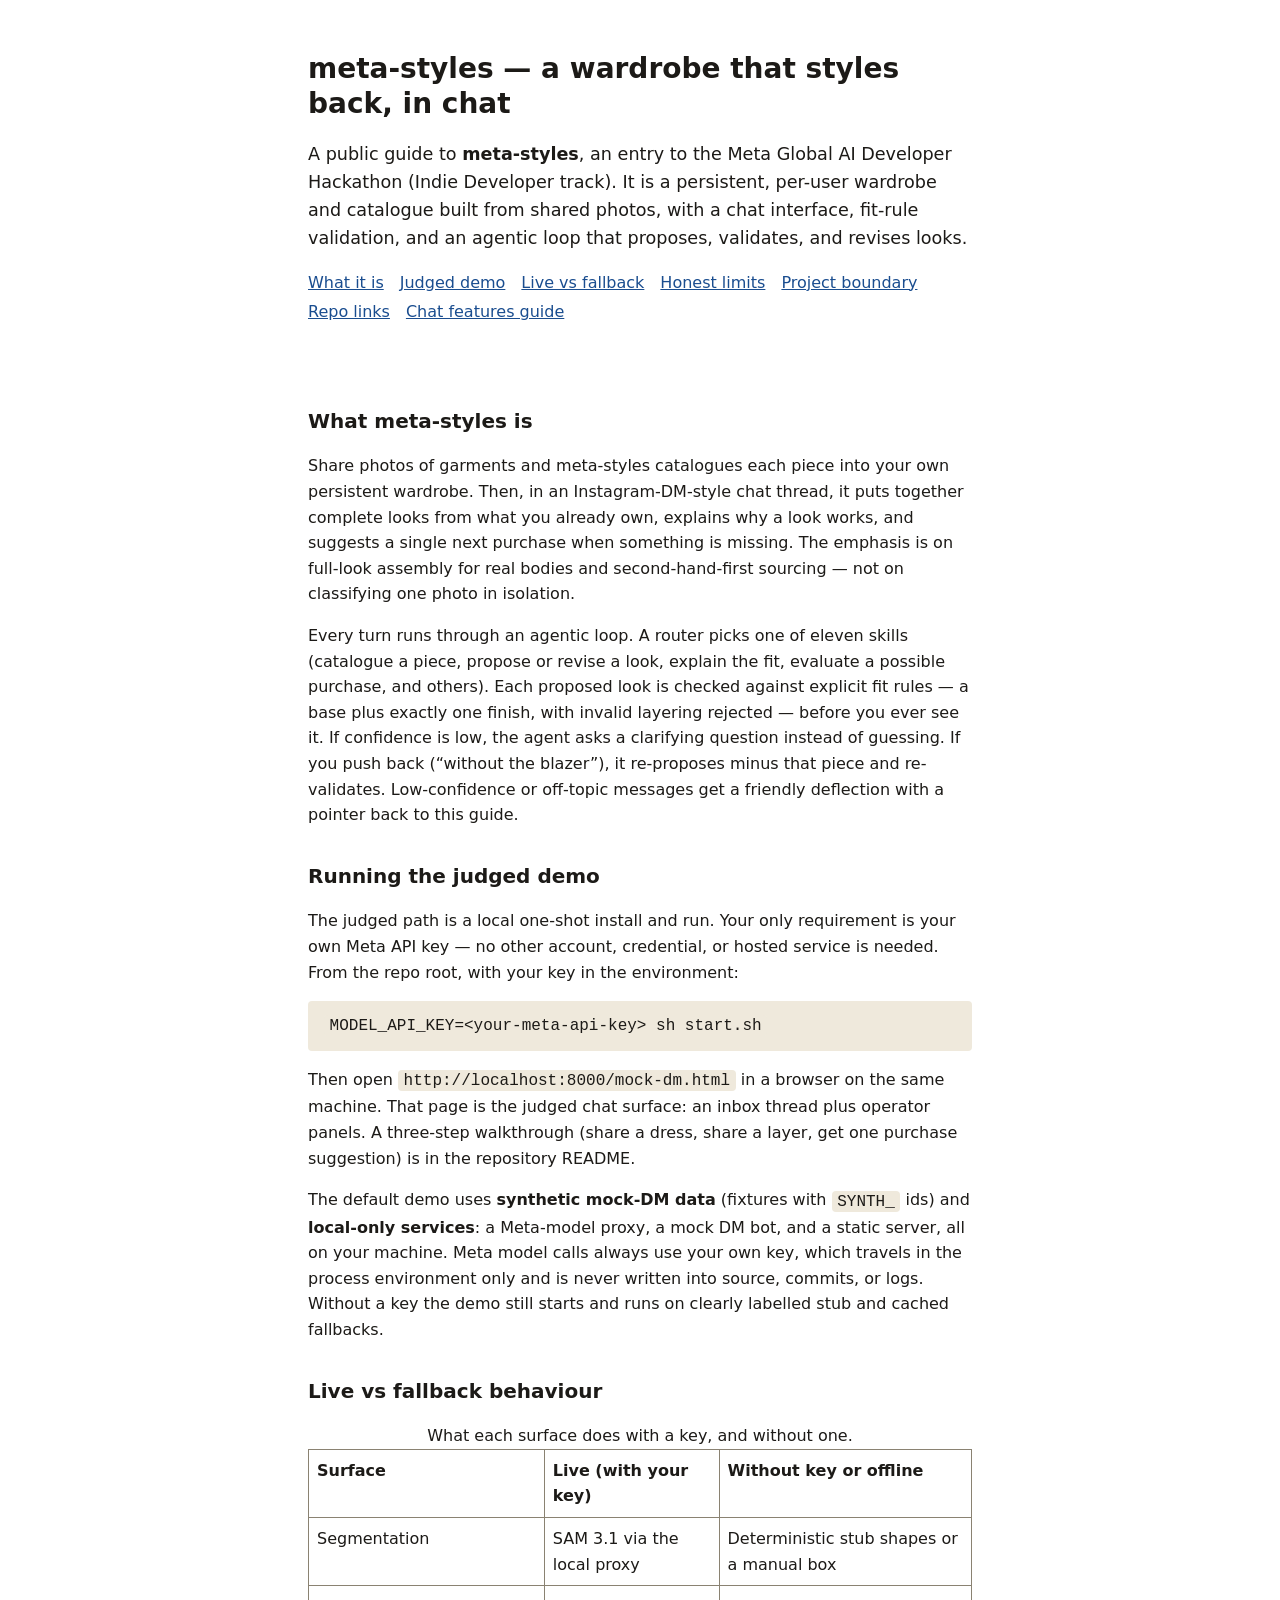
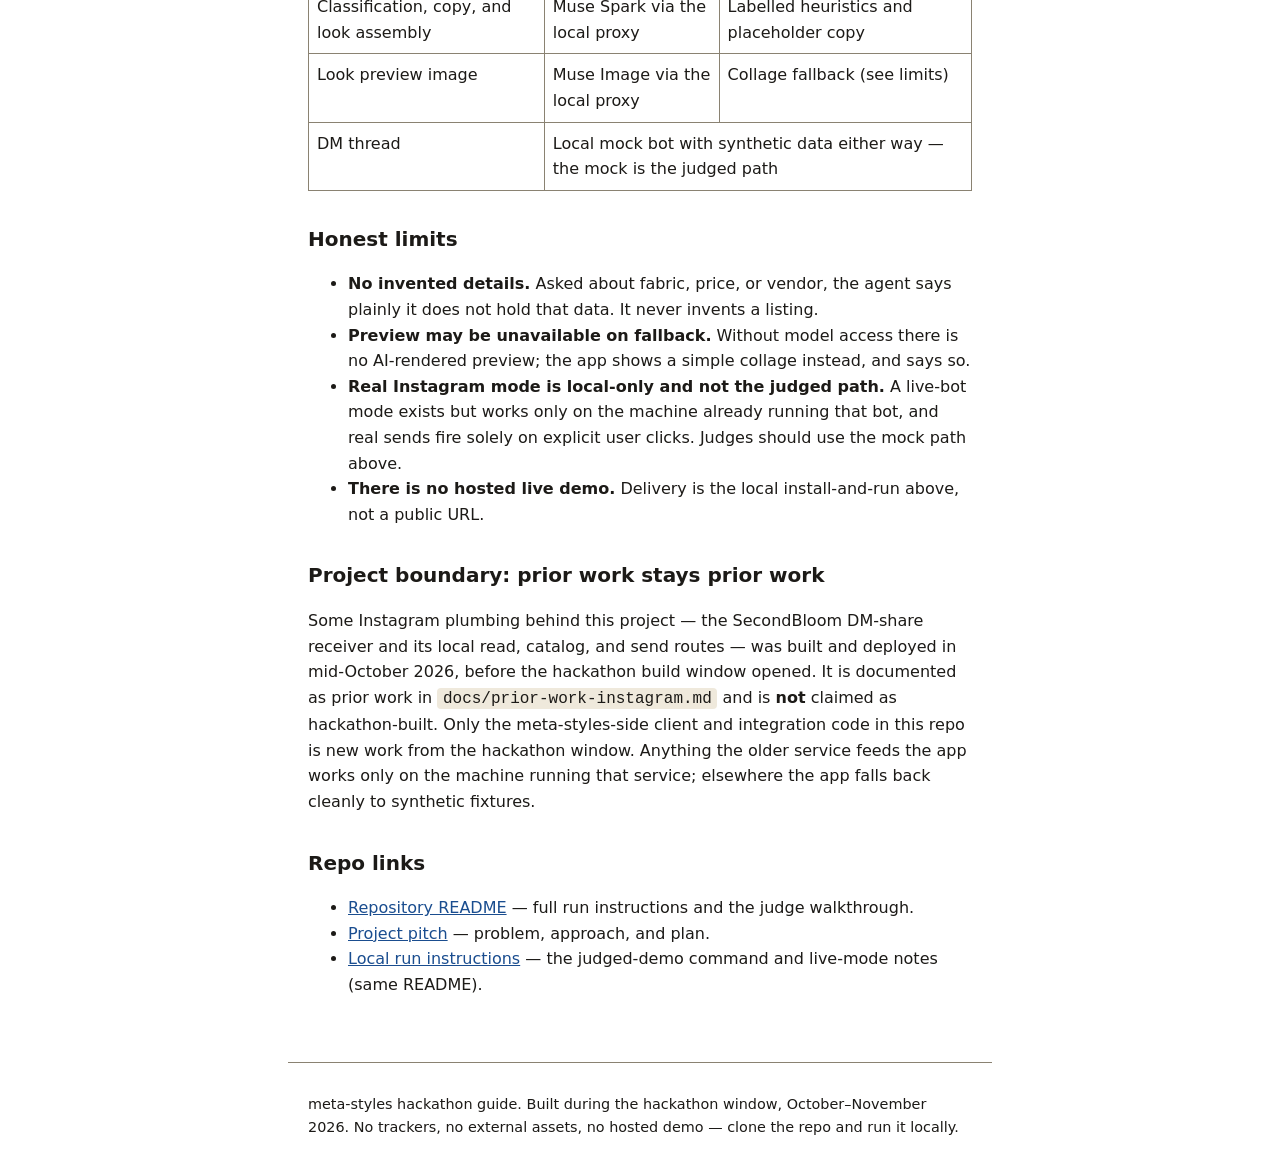
<file: site/guide.html>
<!DOCTYPE html>
<html lang="en-GB">
<head>
<meta charset="utf-8">
<meta name="viewport" content="width=device-width, initial-scale=1">
<meta name="description" content="Public guide to meta-styles, a Meta hackathon entry: a chat-styled personal wardrobe with fit-rule validation. How to run the judged demo, what is live and what is fallback, and the project's limits.">
<title>meta-styles — hackathon project guide</title>
<style>
  :root { color-scheme: light; }
  * { box-sizing: border-box; }
  body {
    margin: 0;
    font-family: system-ui, -apple-system, "Segoe UI", sans-serif;
    line-height: 1.6;
    color: #1c1a17;
    background: #fff;
  }
  .skip {
    position: absolute;
    left: -9999px;
    top: 0;
    background: #1c1a17;
    color: #fff;
    padding: 0.5rem 1rem;
  }
  .skip:focus { left: 0; }
  header, main, footer {
    max-width: 44rem;
    margin: 0 auto;
    padding: 1rem 1.25rem;
  }
  header { padding-top: 2rem; }
  .standfirst { font-size: 1.1rem; }
  nav ul {
    list-style: none;
    padding: 0;
    display: flex;
    flex-wrap: wrap;
    gap: 0.25rem 1rem;
  }
  h1 { font-size: 1.75rem; line-height: 1.25; }
  h2 { font-size: 1.25rem; margin-top: 2rem; }
  code, pre {
    font-family: ui-monospace, Consolas, monospace;
    background: #efe9dc;
    border-radius: 0.25rem;
  }
  code { padding: 0.1rem 0.35rem; }
  pre {
    padding: 0.75rem 1rem;
    overflow-x: auto;
    white-space: pre-wrap;
  }
  table { border-collapse: collapse; width: 100%; margin-top: 1rem; }
  th, td {
    border: 1px solid #8a8272;
    padding: 0.5rem;
    text-align: left;
    vertical-align: top;
  }
  a { color: #1a4d8f; }
  a:visited { color: #5b2d8e; }
  footer {
    border-top: 1px solid #8a8272;
    margin-top: 2rem;
    font-size: 0.9rem;
  }
</style>
</head>
<body>
<a class="skip" href="#main">Skip to content</a>
<header>
<h1>meta-styles — a wardrobe that styles back, in chat</h1>
<p class="standfirst">A public guide to <strong>meta-styles</strong>, an entry to the Meta Global AI Developer Hackathon (Indie Developer track). It is a persistent, per-user wardrobe and catalogue built from shared photos, with a chat interface, fit-rule validation, and an agentic loop that proposes, validates, and revises looks.</p>
<nav aria-label="On this page">
<ul>
<li><a href="#what">What it is</a></li>
<li><a href="#demo">Judged demo</a></li>
<li><a href="#live-fallback">Live vs fallback</a></li>
<li><a href="#limits">Honest limits</a></li>
<li><a href="#boundary">Project boundary</a></li>
<li><a href="#links">Repo links</a></li>
<li><a href="chat-guide.html">Chat features guide</a></li>
</ul>
</nav>
</header>
<main id="main">
<section aria-labelledby="what">
<h2 id="what">What meta-styles is</h2>
<p>Share photos of garments and meta-styles catalogues each piece into your own persistent wardrobe. Then, in an Instagram-DM-style chat thread, it puts together complete looks from what you already own, explains why a look works, and suggests a single next purchase when something is missing. The emphasis is on full-look assembly for real bodies and second-hand-first sourcing — not on classifying one photo in isolation.</p>
<p>Every turn runs through an agentic loop. A router picks one of eleven skills (catalogue a piece, propose or revise a look, explain the fit, evaluate a possible purchase, and others). Each proposed look is checked against explicit fit rules — a base plus exactly one finish, with invalid layering rejected — before you ever see it. If confidence is low, the agent asks a clarifying question instead of guessing. If you push back (“without the blazer”), it re-proposes minus that piece and re-validates. Low-confidence or off-topic messages get a friendly deflection with a pointer back to this guide.</p>
</section>
<section aria-labelledby="demo">
<h2 id="demo">Running the judged demo</h2>
<p>The judged path is a local one-shot install and run. Your only requirement is your own Meta API key — no other account, credential, or hosted service is needed. From the repo root, with your key in the environment:</p>
<pre><code>MODEL_API_KEY=&lt;your-meta-api-key&gt; sh start.sh</code></pre>
<p>Then open <code>http://localhost:8000/mock-dm.html</code> in a browser on the same machine. That page is the judged chat surface: an inbox thread plus operator panels. A three-step walkthrough (share a dress, share a layer, get one purchase suggestion) is in the repository README.</p>
<p>The default demo uses <strong>synthetic mock-DM data</strong> (fixtures with <code>SYNTH_</code> ids) and <strong>local-only services</strong>: a Meta-model proxy, a mock DM bot, and a static server, all on your machine. Meta model calls always use your own key, which travels in the process environment only and is never written into source, commits, or logs. Without a key the demo still starts and runs on clearly labelled stub and cached fallbacks.</p>
</section>
<section aria-labelledby="live-fallback">
<h2 id="live-fallback">Live vs fallback behaviour</h2>
<table>
<caption>What each surface does with a key, and without one.</caption>
<thead>
<tr><th scope="col">Surface</th><th scope="col">Live (with your key)</th><th scope="col">Without key or offline</th></tr>
</thead>
<tbody>
<tr><td>Segmentation</td><td>SAM 3.1 via the local proxy</td><td>Deterministic stub shapes or a manual box</td></tr>
<tr><td>Classification, copy, and look assembly</td><td>Muse Spark via the local proxy</td><td>Labelled heuristics and placeholder copy</td></tr>
<tr><td>Look preview image</td><td>Muse Image via the local proxy</td><td>Collage fallback (see limits)</td></tr>
<tr><td>DM thread</td><td colspan="2">Local mock bot with synthetic data either way — the mock is the judged path</td></tr>
</tbody>
</table>
</section>
<section aria-labelledby="limits">
<h2 id="limits">Honest limits</h2>
<ul>
<li><strong>No invented details.</strong> Asked about fabric, price, or vendor, the agent says plainly it does not hold that data. It never invents a listing.</li>
<li><strong>Preview may be unavailable on fallback.</strong> Without model access there is no AI-rendered preview; the app shows a simple collage instead, and says so.</li>
<li><strong>Real Instagram mode is local-only and not the judged path.</strong> A live-bot mode exists but works only on the machine already running that bot, and real sends fire solely on explicit user clicks. Judges should use the mock path above.</li>
<li><strong>There is no hosted live demo.</strong> Delivery is the local install-and-run above, not a public URL.</li>
</ul>
</section>
<section aria-labelledby="boundary">
<h2 id="boundary">Project boundary: prior work stays prior work</h2>
<p>Some Instagram plumbing behind this project — the SecondBloom DM-share receiver and its local read, catalog, and send routes — was built and deployed in mid-October 2026, before the hackathon build window opened. It is documented as prior work in <code>docs/prior-work-instagram.md</code> and is <strong>not</strong> claimed as hackathon-built. Only the meta-styles-side client and integration code in this repo is new work from the hackathon window. Anything the older service feeds the app works only on the machine running that service; elsewhere the app falls back cleanly to synthetic fixtures.</p>
</section>
<section aria-labelledby="links">
<h2 id="links">Repo links</h2>
<ul>
<li><a href="https://github.com/codepilots/meta-styles/blob/master/README.md">Repository README</a> — full run instructions and the judge walkthrough.</li>
<li><a href="https://github.com/codepilots/meta-styles/blob/master/docs/pitch.md">Project pitch</a> — problem, approach, and plan.</li>
<li><a href="https://github.com/codepilots/meta-styles/blob/master/README.md">Local run instructions</a> — the judged-demo command and live-mode notes (same README).</li>
</ul>
</section>
</main>
<footer>
<p>meta-styles hackathon guide. Built during the hackathon window, October–November 2026. No trackers, no external assets, no hosted demo — clone the repo and run it locally.</p>
</footer>
</body>
</html>
</file>
<file: app/styles.css>
:root {
  --ink: #1d1a16;
  --muted: #6b6259;
  --line: #ddd5c9;
  --paper: #fffdf9;
  --panel: #f4efe7;
  --accent: #0f766e;
  --accent-dark: #0b5d57;
  --danger: #b3261e;
  --radius: 8px;
}

* { box-sizing: border-box; }

body {
  margin: 0;
  color: var(--ink);
  background: var(--paper);
  font-family: -apple-system, "Segoe UI", system-ui, sans-serif;
  font-size: 15px;
  line-height: 1.45;
}

.topbar {
  display: flex;
  justify-content: space-between;
  align-items: baseline;
  gap: 1rem;
  padding: 1rem 1.5rem;
  border-bottom: 2px solid var(--ink);
  flex-wrap: wrap;
}

.topbar h1 {
  margin: 0;
  font-size: 1.4rem;
  letter-spacing: -0.01em;
}

.milestone {
  font-size: 0.85rem;
  font-weight: 600;
  color: var(--paper);
  background: var(--accent);
  border-radius: 999px;
  padding: 0.15em 0.7em;
  vertical-align: middle;
  white-space: nowrap;
}

.sub { margin: 0.3rem 0 0; color: var(--muted); max-width: 60ch; }

.status {
  margin: 0;
  font-size: 0.9rem;
  font-weight: 600;
  background: var(--panel);
  border: 1px solid var(--line);
  border-radius: var(--radius);
  padding: 0.4rem 0.8rem;
}

.layout {
  display: grid;
  grid-template-columns: 300px minmax(0, 1fr);
  gap: 1.25rem;
  padding: 1.25rem 1.5rem;
  max-width: 1200px;
  margin: 0 auto;
  align-items: start;
}

@media (max-width: 800px) {
  .layout { grid-template-columns: 1fr; }
}

.panel {
  background: var(--panel);
  border: 1px solid var(--line);
  border-radius: var(--radius);
  padding: 1rem;
}

.panel h2 {
  font-size: 0.95rem;
  margin: 1.1rem 0 0.5rem;
}

.panel h2:first-child { margin-top: 0; }

.thumbs {
  display: grid;
  grid-template-columns: repeat(3, 1fr);
  gap: 0.5rem;
}

.thumbs button {
  border: 2px solid transparent;
  border-radius: 6px;
  padding: 0;
  background: none;
  cursor: pointer;
  overflow: hidden;
}

.thumbs button[aria-pressed="true"] { border-color: var(--accent); }

.thumbs img { display: block; width: 100%; height: auto; }

.upload {
  display: block;
  margin-top: 0.6rem;
  font-size: 0.9rem;
}

.upload input { display: block; margin-top: 0.3rem; }

.inbox { margin-top: 0.6rem; }
.inbox .ghost[aria-expanded="true"] { border-color: var(--ink); }
#inboxPanel { margin-top: 0.5rem; display: grid; gap: 0.5rem; }
#inboxPanel[hidden] { display: none; }

.row { display: flex; gap: 0.5rem; flex-wrap: wrap; }

button {
  font: inherit;
  background: var(--accent);
  color: #fff;
  border: none;
  border-radius: var(--radius);
  padding: 0.5rem 0.9rem;
  cursor: pointer;
}

button:hover { background: var(--accent-dark); }
button:disabled { opacity: 0.5; cursor: default; }

button.ghost {
  background: transparent;
  color: var(--ink);
  border: 1px solid var(--line);
}

button.ghost:hover { border-color: var(--ink); }

button[aria-pressed="true"] {
  background: var(--danger);
}

.hint { font-size: 0.85rem; color: var(--muted); }

.check { display: flex; gap: 0.5rem; align-items: center; }

.slider { display: block; margin-top: 0.5rem; font-size: 0.9rem; }
.slider input { width: 100%; }

.readout {
  background: var(--paper);
  border: 1px solid var(--line);
  border-radius: 6px;
  padding: 0.6rem;
  font-size: 0.8rem;
  white-space: pre-wrap;
  margin: 0;
}

.stage {
  border: 1px solid var(--line);
  border-radius: var(--radius);
  background:
    repeating-conic-gradient(#efe9dd 0% 25%, #fffdf9 0% 50%) 0 0 / 24px 24px;
  padding: 1rem;
  min-height: 300px;
  display: flex;
  justify-content: center;
  align-items: flex-start;
}

#canvas {
  max-width: 100%;
  border: 1px solid var(--muted);
  touch-action: none;
}

#canvas.drawing { cursor: crosshair; }

.foot {
  padding: 0 1.5rem 1.5rem;
  max-width: 1200px;
  margin: 0 auto;
  color: var(--muted);
  font-size: 0.85rem;
}

select {
  font: inherit;
  color: var(--ink);
  background: var(--paper);
  border: 1px solid var(--line);
  border-radius: 6px;
  padding: 0.4rem 0.6rem;
  max-width: 100%;
}

button.small { padding: 0.3rem 0.6rem; font-size: 0.85rem; }

.wardrobe { display: grid; gap: 0.5rem; }

.wardrobe-item {
  display: flex;
  gap: 0.6rem;
  align-items: center;
  background: var(--paper);
  border: 1px solid var(--line);
  border-radius: 6px;
  padding: 0.4rem;
  font-size: 0.85rem;
}

.wardrobe-item img {
  width: 48px;
  height: 48px;
  object-fit: cover;
  border-radius: 4px;
  flex: none;
}

.wardrobe-item div { flex: 1; min-width: 0; }

.cardwrap {
  max-width: 1200px;
  margin: 0 auto;
  padding: 0 1.5rem 1.25rem;
}

.cardwrap h2 { font-size: 0.95rem; }

.validity { margin-bottom: 0.75rem; }

.badge {
  display: inline-block;
  font-weight: 700;
  font-size: 0.85rem;
  border-radius: 999px;
  padding: 0.2em 0.8em;
  margin-right: 0.5rem;
}

.badge-ok { color: #fff; background: var(--accent); }
.badge-bad { color: #fff; background: var(--danger); }

.reasons { color: var(--danger); font-size: 0.9rem; padding-left: 1.2rem; }
.notes { font-size: 0.85rem; padding-left: 1.2rem; }

.lookcard {
  background: var(--panel);
  border: 1px solid var(--line);
  border-radius: var(--radius);
  padding: 1rem;
  display: grid;
  gap: 0.75rem;
}

.lookcard h3 { margin: 0; font-size: 1.05rem; }

.tag {
  font-size: 0.75rem;
  font-weight: 600;
  color: var(--muted);
  border: 1px solid var(--line);
  border-radius: 999px;
  padding: 0.1em 0.6em;
  white-space: nowrap;
}

.piece {
  display: flex;
  gap: 0.75rem;
  background: var(--paper);
  border: 1px solid var(--line);
  border-radius: 6px;
  padding: 0.6rem;
}

.piece img {
  width: 72px;
  height: 72px;
  object-fit: cover;
  border-radius: 4px;
  flex: none;
}

.piece p { margin: 0.3rem 0 0; font-size: 0.9rem; }

.fitnote {
  font-size: 0.9rem;
  border-top: 1px solid var(--line);
  padding-top: 0.6rem;
  margin: 0;
}

.sharecard {
  background: var(--paper);
  border: 2px solid var(--ink);
  border-radius: var(--radius);
  padding: 1rem;
  display: grid;
  gap: 0.9rem;
}

.share-head {
  display: flex;
  justify-content: space-between;
  align-items: flex-start;
  gap: 0.75rem;
}

.share-head h3 { margin: 0; font-size: 1.2rem; }
.share-head .hint { margin: 0.2rem 0 0; }
#shareBadge { flex: none; padding-top: 0.2rem; }

.share-body {
  display: grid;
  grid-template-columns: minmax(220px, 300px) minmax(0, 1fr);
  gap: 1rem;
  align-items: start;
}

@media (max-width: 800px) {
  .share-body { grid-template-columns: 1fr; }
}

.share-fig { margin: 0; }
.share-fig canvas {
  width: 100%;
  height: auto;
  border: 1px solid var(--line);
  border-radius: 6px;
  display: block;
}
.share-fig figcaption { margin-top: 0.35rem; }

.share-copy { display: grid; gap: 0.6rem; }
.share-copy .piece { margin: 0; }

.lookstory {
  font-size: 0.95rem;
  font-weight: 600;
  margin: 0;
}

@media (prefers-reduced-motion: reduce) {
  * { transition: none; }
}
</file>
